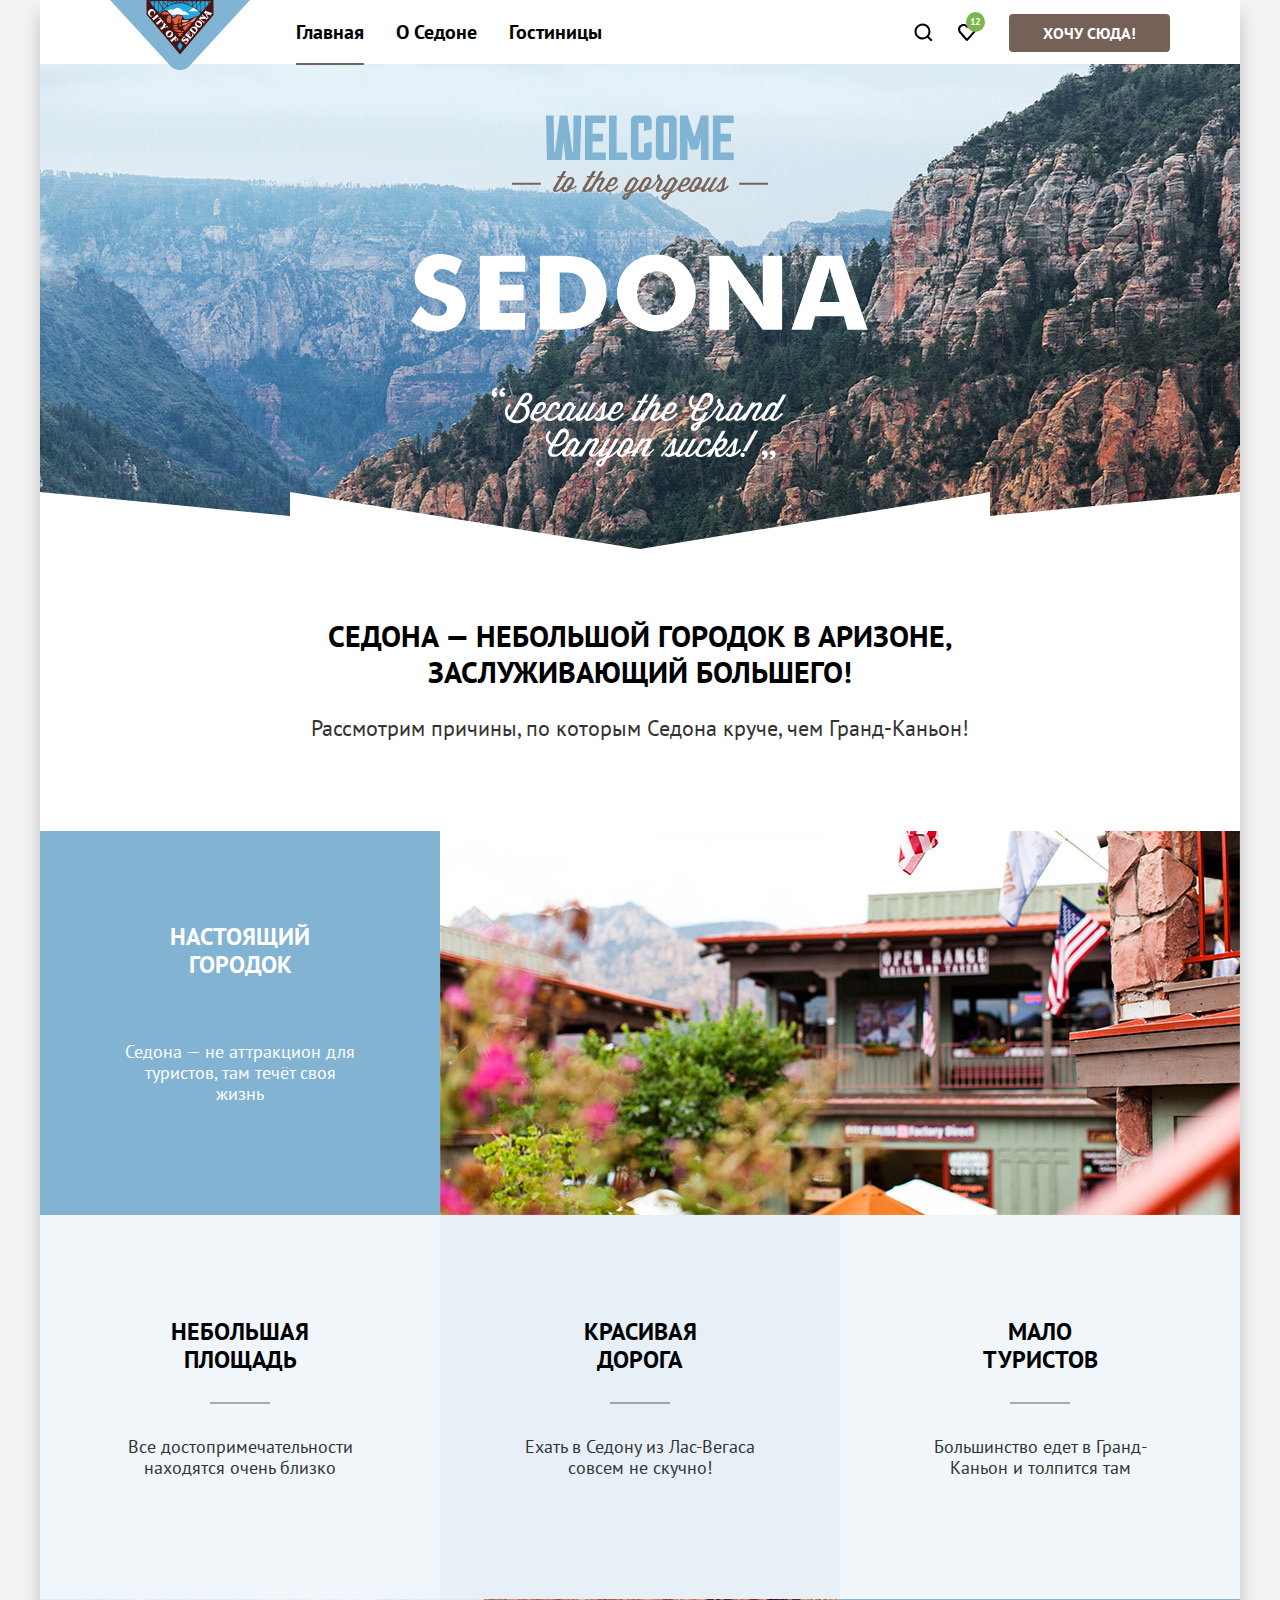
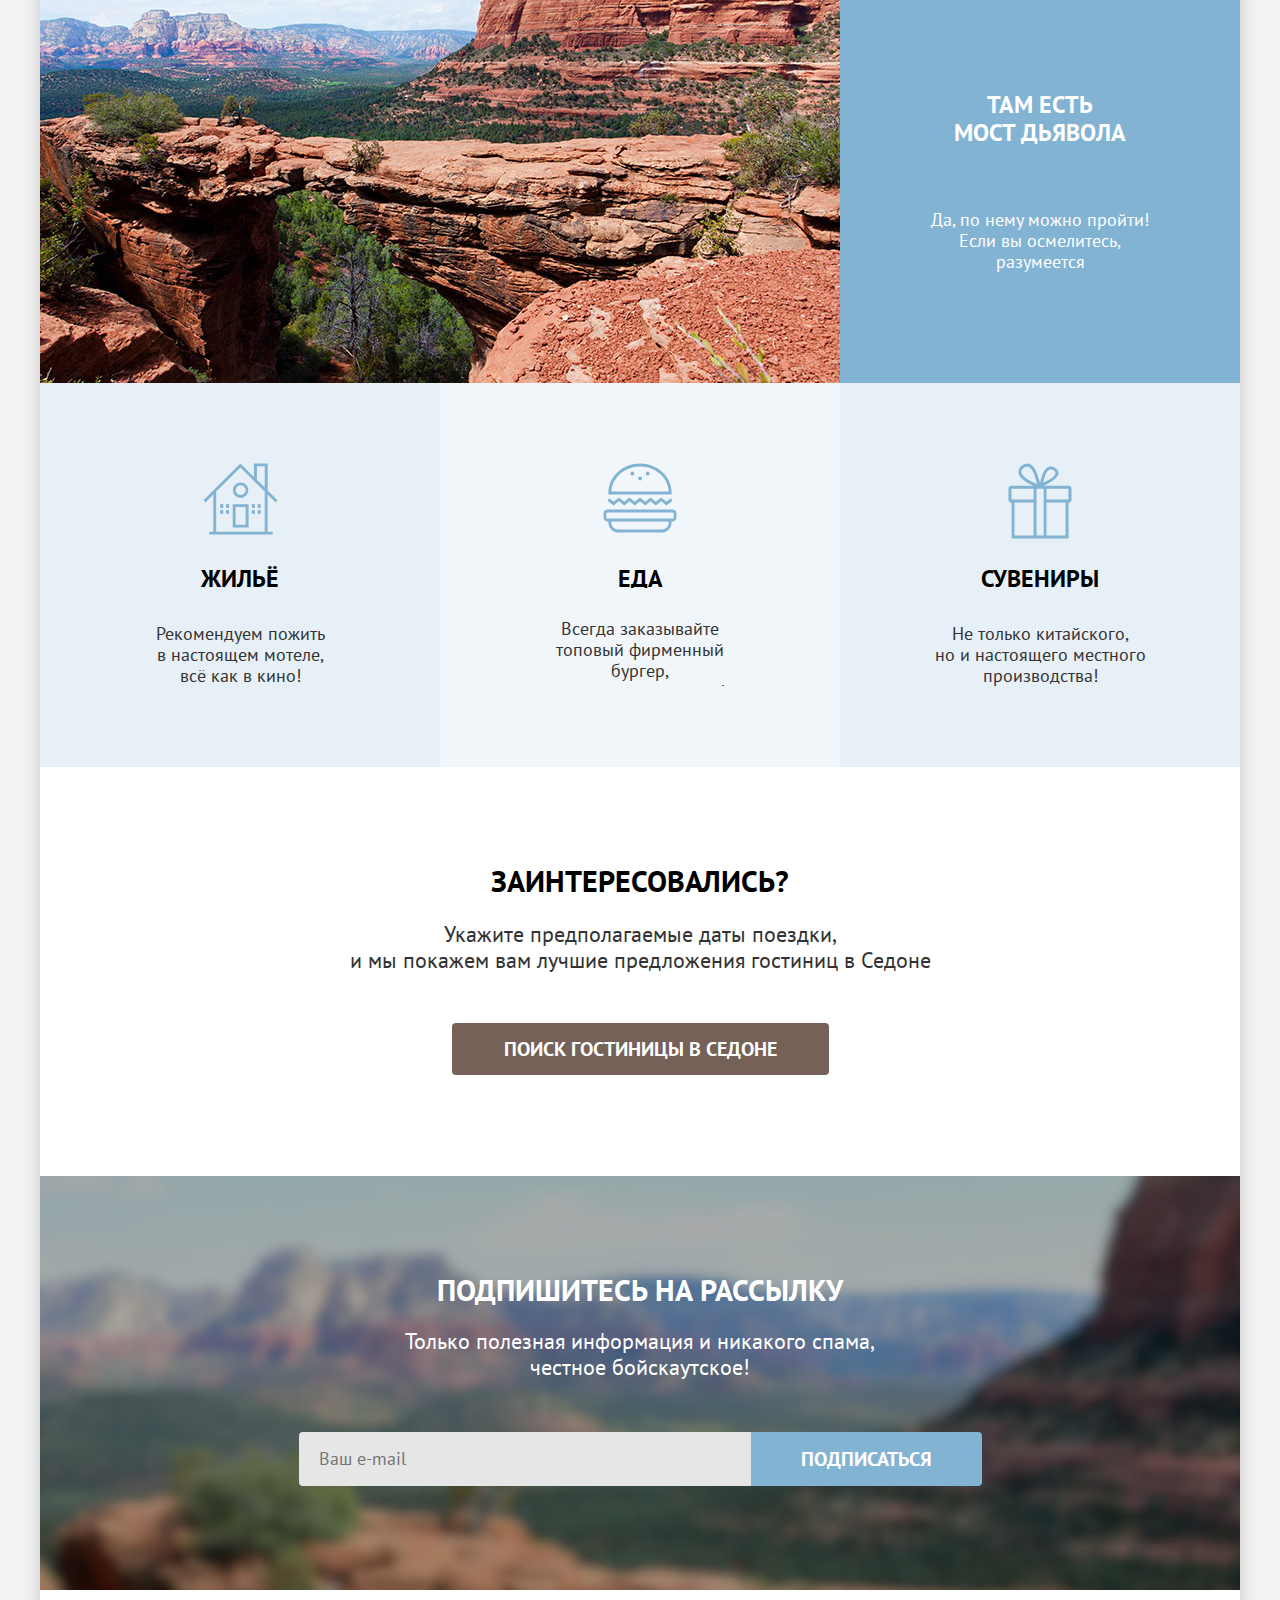
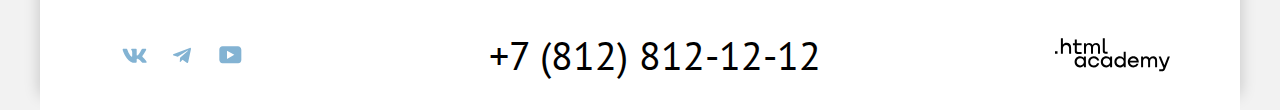
<file: index.html>
<!DOCTYPE html>
<html lang="ru">
  <head>
    <meta charset="utf-8">
    <title>Sedona</title>
    <link rel="icon" href="favicon.ico">
    <link rel="icon" type="image/png" href="images/favicon.png">
    <link rel="stylesheet" href="styles/styles.css">
  </head>
  <body>
    <!-- Шапка -->
    <header class="page-header">
      <nav class="navigation">
        <a href="#" class="navigation-logo">
          <svg class="header-logo" aria-hidden="true" focusable="false" role="img" aria-label="Логотип Седоны" width="140" height="70" viewBox="0 0 140 70" fill="none" xmlns="http://www.w3.org/2000/svg"><g clip-path="url(#a)"><path d="M140 0H0l60.36 65.7c5.28 5.8 14 5.8 19.28 0L140 0Z" fill="#81B3D3"/><path d="M37.23.5 69.8 38.4 102.26.7 37.23.5Z" fill="#23A9E1"/><path d="M61.99 14.7h17.55c-1.32-.8-4.47-4.6-6.1-3.2-.1.1-4.96-5.7-8.1-2.9-2.75 2.5-4.06-.3-7.1 1.6-3.66 2.4 2.02 3.7 3.75 4.5Zm27.08-3.5-9.94.1c3.96-4.5 5.68-4 9.94-.1Z" fill="#fff"/><path d="M99.01 3.6V1.2h2.13l-2.13 2.4ZM49.11 13c.1.1 2.43-2.4 6.18-4.9 3.45-2.3 8.72-4.9 14.6-4.9 5.9 0 11.27 2.7 14.72 5 3.75 2.4 6.09 4.8 6.19 4.9l-2.54 3c-4.56.6-7.81 3.9-12.27 3.2-2.24-.4-2.34-1.6-2.95-2.9-.5-1-1.32-.8-2.33-1.2-.91-.4-1.52-1.1-3.45-.7-1.62.4-1.83 2.9-3.96 2.8-1.11-.1-1.21-1.6-2.84-3.6-4.16-4.9-7.95-4.29-10.59.21L49.1 13ZM40.57 1.2v1.9l-1.62-1.9h1.62Zm54.68 0h3.25v3L95.26 8V1.2ZM91.1 12.6V1.2h3.55v7.4l-3.55 4Zm-.5-10.4v9.9a26.33 26.33 0 0 0-3.66-3l3.65-6.9Zm-4.17-.3v6.8c-.5-.3-.9-.7-1.52-1-.7-.4-1.42-.9-2.23-1.3l3.75-4.5Zm-4.46-.2V6c-1.01-.5-2.13-1-3.14-1.5l3.14-2.8Zm.61-.5h3.75l-3.75 4.6V1.2Zm4.36 0h3.65l-3.65 7.1V1.2Zm-8.93 0h3.96l-3.55 3.1c-.1 0-.2-.1-.3-.1l-.1-3Zm-.5.4V4c-1.02-.4-2.03-.7-3.15-.9l3.15-1.5Zm-4.26 0v1.3L71 2.6l2.24-1Zm-6.9 0 2.23 1c-.81 0-1.52.1-2.23.3V1.6Zm-4.16 0 3.14 1.5c-1.11.2-2.13.5-3.14.9V1.6Zm3.65 1.2L62.5 1.2h3.35v1.6Zm3.55-.4-2.84-1.3h2.84v1.3Zm.71-1.2h2.94L70.1 2.5V1.2Zm3.76 0h3.24l-3.24 1.6V1.2ZM61.28 4.3l-3.56-3.1h3.96v3l-.4.1Zm-3.66-2.6 3.15 2.7c-1.12.4-2.13.9-3.15 1.5V1.7Zm-4.36.2 3.65 4.5a22.9 22.9 0 0 0-3.65 2.4V1.9ZM49 2.2l3.65 7c-1.32 1-2.53 2-3.65 3.2V2.2Zm3.75 6L49.1 1.1h3.65v7.1Zm4.37-2.5-3.76-4.6h3.76v4.6ZM44.33 7.5 41.1 3.7V1.2h3.24v6.3Zm.61-6.3h3.55v11.2l-3.55-4.2v-7ZM36.52 0v14.6L70 54.5 103.48 15V0H36.52Z" fill="#491213"/><path d="M67.36 46 70 41.8l2.64 4.2L70 50.2 67.36 46Z" fill="#23A9E1"/><path d="M75.28 30.6c-3.45-2-2.64-3.5.2-4.9 1.52-.7 4.87-3.4 6.19-2.5l-6.4 7.4Zm-2.34 2.5c-2.03-.1-4.36-.4-6.39.1 1.22.3 4.26 1.2 1.42 1.9 1.02 1.4 2.64 1.3 3.65.1-.4-.2-.7-.5-1.01-.7 1.11-.3 2.13-.9 2.33-1.4Zm1.22-1.6c-.91-.8-1.93-.8-2.74 0-1.22-2.1-5.48-1.4-7.5-1.7 1.1 2.6 9.73 3.1 10.24 1.7Zm-6.9-2.2c-1.62-.5-6.9-.4-3.45-1.8 1.12-.4 6.8.1 3.45 1.8Zm2.03-3c-.5-1.1.4-2.4 1.72-1.4 1.22.8-.6 2-1.72 1.4Zm-2.94.1c-2.34.7-5.38-.8-1.63-1.5 2.34-.5 4.77.5 1.63 1.5.1 0-.1 0 0 0Zm-2.64-6.2c-.5 1.6-1.52 1.9-1.42 0 .1-2.3 1.62-1.7 3.25-2.6 1.31-.7 2.03-3.4 4.36-1.8 1.01.7 2.23.1 2.53 1.2 0-.1-2.94 6.7-1.31 6.7-3.25 0-1.83-3.8-.61-6.4-1.22.6-3.15 4.3-1.52 5-.82 1.1-3.45 2.6-4.77 1.5-1.12-1-.51-2.3-.51-3.6ZM59.65 23c-5.68 0-1.82-8.6.1-8.1 2.24.7 1.93 8.2-.1 8.1Zm-6.29-8.2c-2.64-.1-1.52-2.6.3-3.1 1.73-.5 5.28 1.1 6.5 2.2-1.83.6-4.16.5-6.19.6-.2-2-.7-1.3-.6.3Z" fill="#DC6243"/><path d="M72.84 25.8c-2.94-3 4.36-2.7 5.58-3.8.81.3 7.1-5.4 8.62-5-1.11 1.3-3.45 5.3-5.07 5.3-1.32 0-2.64-.2-3.65.7-1.52 1.4-3.96 2.1-5.48 2.8Z" fill="#F49774"/><path d="M73.75 22.2c-1.62.9-3.14-2.5-.3-2.2 1.83.2 3.75-.2 5.48.1a5.99 5.99 0 0 1-5.18 2.1Z" fill="#F4B1A4"/><path d="M51.84 20.9c.3.4.6.8.5 1.4 0 .4-.6 1-.2 1.2l1.53-1.8c-.4-.1-3.55-3.8-3.55-4.2l-2.13 1.1c.1.4.8 0 1.21 0 .51 0 .92.4 1.32.7-1.11.9-3.85 3.3-4.16 3.3-.1 0-.7-.4-.7 0 0 .2.6.7.7.8l1.42 1.7c.4-.2-.1-.5.1-.8.1-.2 3.25-2.7 3.96-3.4Zm-3.45-4.5c.3-.1.4.3.61 0l-1.62-1.9c-.2-.3-.51-.6-.51 0 .1.4-4.06 3.7-4.26 3.8-.3.1-.5-.3-.71.1l1.42 1.7c.2.2.3.4.5.6.2.2.1-.4.1-.4-.1-.3.31-.6.62-.8 1.01-1 3.55-3.1 3.85-3.1Zm-5.78-.6c-1.12.3-2.44-.1-2.74-1.3-.4-1.2.4-2.4 1.32-3.1.91-.7 2.33-.6 2.84.5.2.5.1 1.1-.1 1.6-.1.3-.4.6 0 .8.6-.7 1.11-1.4 1.72-2.1-.7-.4-1.01-1.1-1.52-1.7-.6-.7-1.32-1.4-2.33-1.5-1.93-.3-3.65 1.7-3.86 3.4-.1.9.2 1.8.81 2.6.51.6 1.22 1.1 1.63 1.8.2.1 1.82-.7 2.13-.8.2 0 .1-.1.1-.2-.5.2 0 0 0 0Zm25.87 23.6c-.71-.5-2.64-3-3.05-3.5l-.2-.3-.2.1c-.1.1.1.4 0 .6-.5.8-3.75 3.2-3.96 3.4-.4.2-.8-.1-1.01.2.5.6 1.82 2.3 2.03 2.3.3 0 .1-.5.1-.6.1-.2 1.72-1.6 2.33-2.1.2-.2.4.3.61.5.2.3.3.7.2 1-.1.2-.5.6-.2.8.4-.5 1.52-1.8 1.73-2 .2-.2-.41 0-.3-.1-.21.1-.52.2-.72 0-.1 0-.71-.7-.6-.8.3-.2.6-.6 1-.7.62-.1 1.02 1 1.12 1.4.1.4.1.8-.1 1.1-.1.3-.3.5 0 .6l1.42-1.9c0 .1-.1.1-.2 0-.1 0 .1.1 0 0Zm-9.34-8.9c-.7 0-1.42.3-2.02.8a3.52 3.52 0 0 0-.51 4.8c1.32 1.7 3.45 1.9 5.17.7a3.52 3.52 0 0 0 .51-4.8 4.1 4.1 0 0 0-3.14-1.5Zm1.22 1.4c.92-.1 1.52.8 1.12 1.8-.4 1-1.42 2-2.44 2.4-1.21.5-2.03-.5-1.52-1.7.4-1 1.42-2 2.44-2.4.1 0 .2-.1.4-.1Zm-2.84-4.6c.3 0 .61.4.81 0l-1.42-1.7c-.4.2 0 .4-.1.6-.2.3-1.72.5-2.13.6.1-.4.61-1.7.81-1.8.4-.3.61.3.81-.1l-1.82-2.1c-.2-.2-.4-.7-.61-.4 0 0 0 1-.1 1.1-.1.2-.61 2.4-1.22 2.9-.3.3-1.52 1.3-1.83 1.4-.3.1-.5-.4-.8 0l1.62 1.9c.1.1.4.6.5.6.3.1 0-.6.1-.7.1-.3 1.63-1.8 2.34-1.9.91-.2 2.03-.5 3.04-.4.2 0-.2 0 0 0ZM82.07 34c.1.4.2.9.1 1.3-.1.6-.6 1.9-1.42 1.5-.8-.4-1.42-1.1-2.13-1.7.51-.6 1.02-1.1 1.93-.8.2.1.4 0 .2-.2-.3-.2-2.03-1.3-2.13-1.2-.2.2.3.6.1 1-.1.3-.4.5-.6.8-.51-.4-1.22-.8-.71-1.5.4-.4.8-.8 1.42-.9.4-.1 1.21.3 1.31-.1-.7-.3-1.42-.7-2.13-1 .1.5-2.23 2.9-2.73 3.5-.1.1-.41.4-.41.5 0 .3.4.1.4.1.31-.1 4.47 3.3 4.57 3.6.1.2-.1.4 0 .5 0 0 .1.1.2.1.3-.3 2.95-3.9 3.55-4l-1.52-2.4c-.4.2-.1.7 0 .9Zm-4.06 4.4c-1.31-.9-3.65.8-4.05 1-.71.3-1.22-.4-.81-1 .3-.5.9-.8 1.52-.8.2 0 .91.1.91 0 .1-.1.1-.1 0-.2-.6-.4-1.12-.8-1.72-1.1-.1.7-.92 1.1-1.32 1.6-.51.6-1.02 1.3-1.02 2s.4 1.4 1.12 1.7c.7.4 1.52.1 2.23-.3.4-.3.81-.6 1.22-.8.6-.3 1.52 0 1.32.8-.2.7-.92 1.3-1.63 1.5-.4.1-.8.1-1.21-.1-.3-.1-.61-.5-.82-.1l2.34 1.6c.1-.5.3-.7.7-1 .51-.4.92-.9 1.33-1.4.8-.9 1.11-2.5-.1-3.4Zm17.86-28.1c0 .1 0 .1 0 0l-.91 1-.81 1c-.2.2-.3.3 0 .5.5-.3 3.55 4.8 3.34 5.5-.5.2-4.56-3.3-4.66-3.5 0-.1.2-.7-.1-.6-.1 0-.51.6-.61.7l-.61.7c.2.3.3 0 .6 0 .2.1 1.22.9 1.53 1.1-.51 0-1.73.1-1.93.1-.6.1-.3-.4-.71-.6L89.48 18l-.91 1v.1c.2.2.1.1.4 0 .3-.1 4.36 3.2 4.46 3.4.2.3-.1.6.3.8l1.23-1.4c.1-.1.1-.1 0-.1-.3-.2-.3.1-.71.1-.3-.1-2.95-2.2-3.86-3l5.38-.2c.2 0 .7.6.7.8-.1.2-.3.4 0 .5.31-.4.62-.7.92-1.1l.1-.2c.1 0 .1-.1.1-.2l.1-.1c.31-.3 1.22-1.3 1.12-1.4-.3-.3-.4.3-.81 0-.2-.2-.81-1.2-.91-1.4-.2-.3.4-.6.6-.7.51-.3 2.14-.8 2.34.2 0 .2-.2.4-.1.5 0 0 .1.2.2.1l2.13-2.6-.2-.2c-.5.5-5.58-1.5-5.89-1.8-.1-.2-.1-.8-.3-.8Zm-.2 2.6c.8.3 1.52.6 2.33 1l-.6.3c-.21.1-.41.3-.62.5l-1.11-1.8Zm-6.7 7.7a3.7 3.7 0 0 0-3.04 1.3c-1.22 1.5-1.12 3.7.4 4.9 1.53 1.2 3.76.9 4.97-.5 1.22-1.5 1.12-3.7-.4-4.9-.5-.4-1.22-.7-1.93-.8Zm-1.42 1.6c.6 0 1.32.4 1.73.7.8.5 2.23 1.7 1.52 2.7 0-.1.1-.1-.1.1-.82.8-2.24.1-2.95-.5-.7-.5-2.03-1.7-1.21-2.7.3-.2.6-.3 1.01-.3Zm-3.14 4.3a4 4 0 0 0-3.35 1.6c-.61.8-1.32 1.5-1.93 2.3.2.3.5-.1.81.1.3.2 4.16 3.3 4.16 3.5.1.3-.2.4.1.6.1.1 2.94-3.4 3.25-4 .4-1.1.1-2.4-.81-3.2.1.1.2.1 0 0-.81-.6-1.52-.9-2.23-.9Zm-1.12 1.6h.3c1.42.4 3.45 2.1 2.13 3.6l-.4.4c-.2.2-4.26-3-4.06-3.2.4-.5 1.32-.9 2.03-.8Z" fill="#fff"/></g><defs><clipPath id="a"><path fill="#fff" d="M0 0h140v70H0z"/></clipPath></defs></svg>
        </a>
          <ul class="navigation-list">
          <li class="navigation-item">
            <a href="#" class="navigation-link navigation-link-current">Главная</a>
          </li>
          <li class="navigation-item">
            <a href="#about-the-city" class="navigation-link">О Седоне</a>
          </li>
          <li class="navigation-item">
            <a href="catalog.html" class="navigation-link">Гостиницы</a>
          </li>
        </ul>
        <ul class="navigation-list navigation-user">
          <li class="navigation-item">
            <a href="#" class="navigation-link">
              <svg class="navigation-icon" aria-hidden="true" focusable="false" width="19" height="19" viewBox="0 0 19 19" fill="none" xmlns="http://www.w3.org/2000/svg"><path d="m18.5 17-3.7-3.67c1-1.3 1.7-2.98 1.7-4.87A8 8 0 0 0 8.5.5C4.1.5.5 4.18.5 8.56a8 8 0 0 0 12.9 6.26l3.7 3.68 1.4-1.5Zm-10-2.48a6 6 0 0 1-6-5.96 6 6 0 0 1 12 0 6 6 0 0 1-6 5.96Z" fill="#000"/></svg>
              <span class="visually-hidden">Поиск</span>
            </a>
          </li>
          <li class="navigation-item">
            <a href="#" class="navigation-link navigation-link-like">
              <svg class="navigation-icon" aria-hidden="true" focusable="false" width="18" height="17" viewBox="0 0 18 17" fill="none" xmlns="http://www.w3.org/2000/svg"><path d="M8.9 17c-.3 0-.6-.1-.8-.4-5.4-6.1-6.7-7.5-7-7.9C.4 7.8 0 6.6 0 5.4 0 2.4 2.4 0 5.5 0 6.8 0 8 .5 9 1.3 10 .5 11.3 0 12.5 0c3 0 5.5 2.4 5.5 5.4 0 1.3-.5 2.5-1.3 3.4l-7 7.9c-.2.2-.4.3-.8.3Zm-6-9.5c.3.4 3.5 4 6.1 6.9l6.2-7c.5-.5.7-1.2.7-2 0-1.8-1.5-3.3-3.3-3.3-1 0-2 .5-2.7 1.3-.3.3-.6.4-.9.4-.3 0-.6-.2-.8-.4-.7-.8-1.7-1.3-2.7-1.3-1.8 0-3.3 1.5-3.3 3.3-.1.9.3 1.6.7 2.1-.1 0-.1 0 0 0Z" fill="#000"/></svg>
              <span class="visually-hidden">Избранное</span>
            </a>
          </li>
          <li class="navigation-item">
            <a href="#" class="button navigation-button">Хочу сюда!</a>
          </li>
        </ul>
      </nav>
    </header>

    <main class="main-container">
      <div class="page-container">
        <h1 class="visually-hidden">Седона — небольшой городок в Аризоне</h1>
        <div class="hero-block">
          <svg class="welcome" aria-hidden="true" focusable="false" role="img" aria-label="Добро пожаловать в Седону." width="458" height="352" viewBox="0 0 458 352"  fill="none" xmlns="http://www.w3.org/2000/svg"><path d="m152.3 56.1-2.8 4.9h-2.7l-.9 1.4h2.8l-6.1 10.4c-1.3 2.2-.4 4.2 2.1 4.2 1.8 0 3.7-1.3 5.6-3.1 0 3.8 5.3 4.5 8.6.5h.7c1.8 0 4.6-1.1 6.2-2.9-.2-.4-.7-.9-1.1-1l-.2.2c-1.4 1.5-3 2.2-4.6 2.2l2.8-4.8c1.8-3.1.1-6.1-2.7-6.1-2.3 0-4.1.9-5.9 3.9l-1.5 2.6-1.2 2.1-.2.2c-2.2 2.5-4.3 4.5-5.6 4.5-.7 0-1-.5-.3-1.6l6.5-11.2h2.5l.7-1.5h-2.5l2.8-4.9h-3Zm7.5 7.8c1 .1 1.4 1.3.4 3l-2.2 3.7h-.1c-1 0-1.8.8-1.8 1.8 0 .4.1.7.3 1v.1c-1.4 2.4-4.9 2-3.1-1.1l2.3-3.9 1.5-2.4c.9-1.6 2-2.2 2.7-2.2Zm22-7.8L179 61h-2.7l-.9 1.4h2.8L172 72.8c-1.3 2.2-.4 4.2 2.1 4.2 1.2 0 2.5-.6 3.9-1.6l-.8 1.3h3l4.6-7.9c4.6-5.8 6.7-5 5.4-2.8l-3.9 6.7c-1.3 2.2-.4 4.2 2.1 4.2 1.8 0 3.8-1.4 5.7-3.2.1 1.9 1.7 3.2 4.1 3.2 3.4 0 6.8-2.6 9.3-5.5-.2-.4-.7-.9-1.1-1l-.2.2c-2.2 2.5-5 4.5-7.1 4.5-1.9 0-3-1.1-1.6-3.6l.3-.5c1.9.8 5.6.4 7.9-3.4l.4-.7c1.6-2.8.1-4.8-2.4-4.8-2.4 0-4.4 1.3-5.7 3.4l-2.9 5-.2.2c-2.2 2.5-4.3 4.5-5.6 4.5-.7 0-1-.5-.4-1.6l4.4-7.5c1.3-2.3.1-3.9-1.6-3.9-1.3 0-2.7.7-4.2 2.3l4.8-8.3h-3l-8.4 14.4-.2.2c-2.2 2.5-4.3 4.5-5.6 4.5-.7 0-1-.5-.3-1.6l6.5-11.2h2.5l.9-1.4h-2.5l2.8-4.9-3.2-.1Zm21.3 8.2c1-.1 1.5.9.5 2.6l-.4.7c-1.4 2.4-3.4 2.4-4.5 2l1.9-3.4c.7-1.2 1.7-1.8 2.5-1.9Zm44.3-5.4c-1.7 1.5-1.9 3.2-.8 4.6l.3.3c-1.3 1.9-3.1 4.4-5.1 6.7l-.2.2c-1.4 1.5-3 2.2-4.6 2.2l2.8-4.8c1.8-3.1.1-6.1-2.7-6.1-2.3 0-4.1.9-5.9 3.9l-1.5 2.6-1.2 2.1-.2.2c-2.5 2.8-4.6 4.7-7 5.7l6.8-11.4h-1.8c0-1.2-1.3-2.9-3.2-2.9-1.6 0-3.9 1.3-5.2 3.4l-4.2 7.2c-1.3 2.2-.4 4.2 2.1 4.2.8 0 1.9-.4 2.9-1l-.8 1.4c-4.1 1.2-6.6 2.9-6.6 5.1 0 2.9 4.4 3.5 6.6-.2l2.3-3.9c2.4-.7 4.8-2.1 7.2-4.5 0 3.8 5.3 4.6 8.6.5h.7c1.8 0 4.6-1.1 6.2-2.9 1.4-1.7 2.6-3.2 5-6.4l.4.5c.4.5.5 1.1.2 1.7l-3.2 5.5c-1.3 2.2-.4 4.2 2.1 4.2 1.5 0 3.2-1 4.8-2.4-.1 1.4.9 2.4 2.6 2.4.8 0 1.9-.4 2.9-1l-.8 1.4c-4.1 1.2-6.6 2.9-6.6 5.1 0 2.9 4.4 3.5 6.6-.2l2.3-3.9c2.5-.8 4.9-2.2 7.4-4.6.1 1.9 1.7 3.2 4.1 3.2 2.5 0 4.9-1.4 7-3.2-.1 3.9 5.3 4.7 8.6.6h.7c.9 0 2.2-.3 3.4-.9-.8 2.1-.1 3.5 1.7 3.5 1.7 0 3.5-1.5 5-2.9-.3 1.6.7 2.9 2.6 2.9 2.5 0 5.4-2.6 7.9-5.5 1.7-2 3.2-4 4.3-5.4-1.2 3.1-.6 8.7-3.4 8.7-1 0-1.4-1.1-1.4-1.1l-1.9 1s.6 2.4 3.3 2.4c.3 0 .6 0 .8-.1h.1c3.1-.4 6.1-2.8 8.4-5.4-.2-.5-.7-.9-1.1-1l-.2.2c-1.1 1.2-2.3 2.3-3.6 3.2 1-2.8.8-7.2 2.6-11l-2.3-1.2c-1.2 1.7-4 5.6-6.7 8.7l-.2.2c-2.2 2.5-4.3 4.5-5.6 4.5-.7 0-1-.5-.3-1.6l6.4-11.2h-3l-5.4 9.3c-2.3 2.1-4.1 3.2-4.6 3-.8-.3 0-1.4.4-2.1l5.9-10.2h-3l-4.7 8.1-.2.2c-1.4 1.5-3 2.2-4.6 2.2l2.8-4.8c1.8-3.1.1-6.1-2.7-6.1-2.3 0-4.1.9-5.9 3.9l-1.5 2.6-1.2 2.1-.2.2c-2.2 2.5-5 4.5-7.1 4.5-1.9 0-3-1.1-1.6-3.6l.3-.5c1.9.8 5.6.4 7.9-3.4l.4-.7c1.6-2.8.1-4.8-2.4-4.8-2.4 0-4.4 1.3-5.7 3.4l-2.9 5-.2.2c-2.5 2.8-4.6 4.7-7 5.7l6.8-11.4h-1.8c0-1.2-1.3-2.9-3.2-2.9-1.6 0-3.9 1.3-5.2 3.4l-2.9 4.9-.2.2c-2.2 2.5-4.3 4.5-5.6 4.5-.7 0-1-.5-.3-1.6l3-5.2c1-1.8.6-2.9-.4-4l-1.7-2c-.4-.5-.4-1.1.2-1.7l-1.9-1.9Zm-10.3 5c1 .1 1.5 1.3.4 3l-2.2 3.7h-.1c-1 0-1.8.8-1.8 1.8 0 .4.1.7.3 1v.1c-1.4 2.4-4.9 2-3.1-1.1l2.3-3.9 1.5-2.4c.9-1.6 1.9-2.2 2.7-2.2Zm50.2 0c1 .1 1.5 1.3.4 3l-2.2 3.7h-.1c-1 0-1.8.8-1.8 1.8 0 .4.1.7.3 1v.1c-1.4 2.4-4.9 2-3.1-1.1l2.3-3.9 1.5-2.4c.8-1.6 1.9-2.2 2.7-2.2Zm-11.7.4c1-.1 1.5.9.5 2.6l-.4.7c-1.5 2.4-3.4 2.4-4.5 2l1.9-3.4c.7-1.2 1.7-1.8 2.5-1.9Zm-52.4.2c1 0 1.7.9.8 2.4l-2.3 4c-1.8 2.9-3.7 4.3-4.9 4.3-.7 0-1-.5-.3-1.6l4.2-7.3c.7-1.2 1.7-1.8 2.5-1.8Zm38.9 0c1 0 1.7.9.8 2.4l-2.3 4c-1.8 2.9-3.7 4.3-4.9 4.3-.7 0-1-.5-.3-1.6l4.2-7.3c.7-1.2 1.7-1.8 2.5-1.8Zm-45.3 14.9-1.4 2.4c-.6 1.1-1.7.9-1.7.1 0-.7.8-1.6 3.1-2.5Zm38.9 0-1.4 2.4c-.6 1.1-1.7.9-1.7.1.1-.7.8-1.6 3.1-2.5ZM101 67.8h28.9v1.9H101v-1.9Zm227.1 0H357v1.9h-28.9v-1.9Z" fill="#766458"/><path d="M322.7 37.4v7.7h-20.8V.4h20.8V8h-13.2v10.8H320v7.7h-10.5v10.9h13.2ZM289.9.4h7.6v44.7h-7.6v-22l-3 11.4h-7.4l-3-11.4v22h-7.6V.4h7.6l6.8 21.6L289.9.4ZM258 8h-5.5v29.3h5.5V8Zm3-7.6c2.5 0 4.7 2.1 4.7 4.7v35.3c0 2.6-2.2 4.7-4.7 4.7h-11.4c-2.6 0-4.7-2.2-4.7-4.7V5.1c0-2.6 2.1-4.7 4.7-4.7H261Zm-28 28.2 7.7-1.8v13.6c0 2.6-2.2 4.7-4.7 4.7h-11.4c-2.6 0-4.7-2.2-4.7-4.7V5.1c0-2.6 2.1-4.7 4.7-4.7H236c2.5 0 4.7 2.1 4.7 4.7v9.1L233 16V8h-5.5v29.3h5.5v-8.7Zm-16.8 8.8v7.7H198V.4h7.6v37h10.6Zm-21.4 0v7.7H174V.4h20.8V8h-13.2v10.8h10.5v7.7h-10.5v10.9h13.2ZM162.6.4h7.7L169 45.1h-14.5l-2-18.5-2 18.5H136L135 .4h7.6l.6 37h.8l4.8-37h7.6l4.9 37h.8l.5-37Z" fill="#81B3D3"/><path d="m380.4 214.7 25.4-74H431l25.7 74h-20.2l-3.7-13.4h-28.6l-3.8 13.4h-20Zm35.7-52.1-7.5 24.5h20.1l-7.5-24.5-1.2-3.6c-.3-1.3-.6-2.5-.8-3.8-.2-.5-.3-.9-.3-1.3-.1-.5-.2-.9-.2-1.3-.1.4-.2.8-.3 1.3-.1.4-.2.8-.2 1.3-.1.2-.1.3-.1.5 0 .1 0 .2-.1.3-.2 1.1-.5 2.3-.8 3.4-.5 1-.8 2.1-1.1 3.2Zm-117.7 52.1v-74h19.5l27.9 38c.7 1.1 1.4 2.3 2 3.5.7 1.2 1.4 2.4 2 3.6l1.4 3c.5 1 .9 2 1.4 2.9l-.3-2.4c-.1-.8-.2-1.6-.2-2.4-.2-1.6-.3-3.2-.3-4.8-.1-1.7-.1-3.3-.1-5v-36.3h19.4v74h-19.4l-28.1-38.2c-.8-.9-1.5-2-2.2-3.3-.7-1.3-1.4-2.7-2-4.1-.4-1-.9-1.9-1.4-2.9-.4-.9-.7-1.9-1.2-2.8a93.41 93.41 0 0 1 1.2 14.7v36.5h-19.6Zm-88-54.9c3.6-6.6 8.5-11.6 14.9-15.1a40.8 40.8 0 0 1 22.7-5.1c1 .1 2 .2 2.9.2 2.9.4 5.7 1.1 8.5 2.1a36.1 36.1 0 0 1 20.9 18.2c3 5.9 4.5 12 4.5 18.5 0 .8 0 1.6-.1 2.4 0 .8-.1 1.5-.2 2.3-.2 1.7-.5 3.3-.9 4.9-.4 1.6-.9 3.1-1.5 4.6-3.3 7.5-8.3 13.4-15.2 17.5-6.9 4.1-14.1 6.2-21.7 6.2-.5 0-1.1 0-1.6-.1h-1.5c-2.7-.2-5.3-.7-7.9-1.4-2.6-.7-5.1-1.7-7.4-2.9a37.5 37.5 0 0 1-15.3-14.5c-3.7-6.3-5.6-12.9-5.6-19.7 0-1 0-2 .1-3s.2-2.1.5-3.1c.4-2 .9-4.1 1.6-6 .4-2.2 1.3-4.1 2.3-6Zm52.8 26.6.6-2.4c.2-.9.4-1.7.5-2.6.1-.5.1-1.1.1-1.6.1-.5.1-1 .1-1.5s0-.9-.1-1.4v-1.4c-.4-3.3-1.4-6.5-3-9.6-1.6-3.1-3.9-5.5-6.7-7.2-.8-.4-1.5-.7-2.3-1-.8-.3-1.5-.6-2.3-.8-.8-.2-1.5-.3-2.3-.3-.8-.2-1.5-.2-2.3-.2-3.9 0-7.6 1.2-10.9 3.7-3.3 2.5-5.7 5.8-7 9.9l-.2.5v.5l-.6 2.2c-.2.7-.3 1.4-.5 2.2l-.2 1.6v2.4c0 .2 0 .5.1.8.2 4.1 1.5 8 3.7 11.7 2.3 3.6 5.5 6 9.5 7.2l1.4.5c.5.1 1 .2 1.5.2l1.4.2h1.4c4.1 0 7.8-1.2 11-3.6 3.3-2.6 5.7-5.9 7.1-10Zm-82.1 21.4a32.6 32.6 0 0 1-11.8 5.1c-4.2.9-8.6 1.5-12.9 1.7-1.2.1-2.5.1-3.7.1h-23.8v-74H154a71.43 71.43 0 0 1 15.9 1.8c4.1.9 7.9 2.7 11.3 5.1 4.3 3 7.7 7 10.1 12 2.4 5 3.8 10.1 4.1 15.3.1.5.1.9.1 1.4v2.9c-.2 5.5-1.5 10.8-3.9 15.9s-6 9.4-10.5 12.7Zm-32.4-9.7c.2 0 .5 0 .7.1h.8c.3 0 .6 0 .8.1h3.1c.9-.1 1.7-.2 2.4-.2 2-.2 4-.5 5.9-1 1.9-.5 3.7-1.4 5.2-2.4 2.5-1.8 4.3-4.2 5.5-7.2 1.2-3.1 1.9-6.3 1.9-9.6v-.9c0-.3 0-.6-.1-.9-.2-2.9-.9-5.8-2.1-8.5-1.2-2.8-2.9-5-5.1-6.6-1.6-1.3-3.5-2.2-5.5-2.7s-4-.7-6-.8h-7.5v40.6Zm-79.9 16.6v-74h45.4v16.1H88.6v13h24v15.8h-24v12.5h25.5v16.6H68.8ZM9.4 190.9c.1.1.1.2.1.2.1 0 .2 0 .2.1 2.1 2.3 4.5 4.5 7.1 6.5 2.6 1.9 5.7 3 9.1 3.1.1 0 .2 0 .2.1h.3c.1 0 .2 0 .2.1h1.3c.4-.1.7-.2 1-.2 1.2-.2 2.4-.7 3.5-1.4 1.2-.7 2.1-1.5 2.7-2.6l.2-.5.2-.5c.2-.5.3-1 .3-1.5.1-.5.1-.9.1-1.3 0-2.1-.9-3.8-2.8-5.2-1.7-1.4-3.7-2.6-5.8-3.4-.8-.3-1.6-.5-2.4-.7l-2.2-.6h-.2c-.1-.1-.2-.1-.2-.1-3.8-.9-7.4-2.4-10.7-4.4-3.3-2.1-5.6-5.1-6.9-8.9-.2-.8-.5-1.6-.7-2.4-.2-.9-.3-1.8-.3-2.7v-3.4c.1-.6.2-1.2.3-1.9.2-1.6.6-3.1 1.2-4.6.5-1.5 1.2-2.9 2.1-4.2 2.5-4.1 5.7-7 9.5-8.8 3.9-1.8 8.1-2.7 12.3-2.7 1 0 2 .1 3 .2l3.3.3c2.8.5 5.6 1.3 8.2 2.3 2.8 1.1 5.3 2.4 7.7 3.8l-6.4 14.3a55.9 55.9 0 0 0-6.6-4.1 15.9 15.9 0 0 0-7.5-1.7h-.9c-1.8.2-3.4 1-5 2.4-1.5 1.3-2.3 2.7-2.3 4.3v.7c.1.2.2.5.3.7.2.5.4 1 .8 1.5s.8.9 1.3 1.3c.9.7 2.1 1.4 3.7 2 1.6.5 3.3 1.1 5.1 1.6 1.5.4 2.9.8 4.3 1.2 1.4.3 2.6.6 3.5.9 4.3 1.5 7.6 4.1 9.8 7.8 2.2 3.6 3.3 7.4 3.4 11.4v.6c0 .5 0 .9-.1 1.4v1.3c-.5 4-1.8 7.9-3.9 11.5-2.1 3.6-4.9 6.4-8.5 8.4-1.3.6-2.7 1.2-4.1 1.6-1.4.4-2.8.7-4.2 1-1.1.2-2.3.4-3.5.5-1.1.2-2.2.2-3.4.2h-1.4c-4.6-.2-9.2-1.2-13.7-3-4.5-1.9-8.5-4.5-12-7.7l9.4-14.8ZM351 338c0-.3.1-.6.2-.9.1-.3.3-.6.5-.8.2-.2.5-.4.8-.6.3-.1.7-.2 1.1-.2.5 0 .9.1 1.3.3.4.2.8.4 1.1.7.2.3.4.6.6 1 .1.4.2.8.2 1.3 0 .9-.2 1.6-.5 2.4-.3.7-.7 1.4-1.3 1.9-.3.3-.5.5-.8.7-.3.2-.6.4-.9.5-.3.1-.5.3-.7.4-.1.1-.2.1-.4.2l-1.4-2c.2-.1.5-.2.8-.4.3-.1.6-.3.9-.5.3-.2.5-.5.7-.8.2-.3.3-.6.3-1-.6 0-1.2-.2-1.7-.6-.6-.3-.8-.8-.8-1.6Zm7.8 0c0-.3.1-.6.2-.9.1-.3.3-.6.5-.8.2-.2.5-.4.8-.6.3-.1.7-.2 1.1-.2.5 0 .9.1 1.3.3.4.2.8.4 1.1.7.2.3.4.6.6 1 .1.4.2.8.2 1.3 0 .8-.1 1.6-.5 2.4-.3.7-.7 1.4-1.3 1.9-.3.3-.5.5-.8.7-.3.2-.6.4-.9.5-.3.1-.5.3-.7.4-.1.1-.2.1-.4.2l-1.3-2c.2-.1.5-.2.8-.4.3-.1.6-.3.9-.5.3-.2.5-.5.7-.8.2-.3.3-.6.3-1-.6 0-1.2-.2-1.7-.6-.7-.3-.9-.8-.9-1.6ZM94.2 279.3c0 .3-.1.6-.2.9-.1.3-.3.6-.5.8a2.73 2.73 0 0 1-3.2.5c-.4-.2-.8-.4-1.1-.7-.3-.3-.5-.7-.6-1-.1-.4-.2-.8-.2-1.3 0-.9.2-1.6.5-2.4.3-.7.7-1.4 1.3-1.9a5 5 0 0 1 1.7-1.2c.3-.1.5-.3.7-.4.2-.1.3-.1.4-.2l1.3 2c-.3.1-.6.2-.8.4-.3.1-.6.3-.9.5-.3.2-.5.5-.7.8-.2.3-.3.6-.3 1 .7 0 1.2.2 1.7.6.7.4.9.9.9 1.6Zm-7.8 0c0 .6-.2 1.2-.7 1.7-.2.2-.5.4-.8.6a3.08 3.08 0 0 1-2.4-.1c-.4-.2-.8-.4-1.1-.7-.3-.3-.5-.7-.6-1-.1-.4-.2-.8-.2-1.3 0-.9.2-1.6.5-2.4.3-.7.7-1.4 1.3-1.9.2-.2.5-.5.8-.7.3-.2.6-.4.9-.5.3-.1.5-.3.7-.4.2-.1.3-.1.4-.2l1.3 2c-.2.1-.5.2-.8.4-.3.1-.6.3-.9.5-.3.2-.5.5-.7.8-.2.3-.3.6-.3 1 .7 0 1.2.2 1.7.6.6.4.9.9.9 1.6Zm245.3 56.9h3.8l11.8-20.6h-3.8l-11.8 20.6Zm-.1 1.5c-1.2 0-2.2 1-2.2 2.2 0 1.2.9 2.2 2.2 2.2 1.2 0 2.2-.9 2.2-2.2 0-1.3-1-2.2-2.2-2.2Zm-26.4-5.5 1.1-1.9c4.4-6.1 7.3-4.4 6-2.1l-1.8 3.1c-1.1 1.9-4.5 3.3-5.3.9Zm25.1 2.9c-.2-.6-.9-1.2-1.4-1.3l-.3.3c-1.3 1.6-2.9 2.9-4.5 4.1 1.2-3.6.9-9.1 3.3-14l-2.8-1.5c-1.6 2.1-5 7.1-8.4 11.1l-.3.3c-2.7 3.2-5.4 5.7-7 5.7-.8 0-1.6-.8-1.6-2.5v-1.6c2.7.3 5.5-1.4 7.2-4.5l1-1.7c3.5-6-2.2-8-6.1-4.5l5.4-9.3H311l-10.8 18.7c-.2-.2-.4-.3-.7-.5l-.3.3c-2.7 3.2-6.2 5.7-8.9 5.7-2.3 0-3.7-1.5-2-4.5l3.9-6.8c2.2-3.7 6-3.1 3.8.8l-.5.9h3.1l.5-.9c2-3.5.1-6.1-3-6.1s-5.5 1.6-7.1 4.4l-3.7 6.4c-.1 0-.2-.1-.2-.1l-.3.3c-2.7 3.2-5.4 5.7-7 5.7-.8 0-1.3-.6-.4-2.1l8.1-14.1h-3.8l-6.7 11.7c-2.9 2.6-5.1 4.1-5.8 3.7-.9-.4 0-1.8.5-2.6l7.4-12.9h-3.8l-7.3 12.7c-.8.7-2.4 1.4-3.2 1.9 1.2-3.6.9-9.1 3.3-14l-2.8-1.5c-1.6 2.1-10.3 13.7-13.7 17.7.3.5.9.9 1.4 1.3 2.1-2.5 9.3-11.7 10.7-13.5-1.5 3.9-.7 11-4.3 11-1.3 0-1.8-1.4-1.8-1.4l-2.4 1.2s.7 3 4.1 3c.4 0 .7 0 1.1-.1h.1c1.9-.3 4.6-1.1 6.4-2.4 0 1.5.9 2.5 2.5 2.5 2.1 0 4.4-1.9 6.2-3.6-.4 2 .8 3.6 3.2 3.6 2.3 0 5-1.9 7.4-4.4 0 2.5 2 4.4 5.1 4.4 3.1 0 6.1-1.7 8.7-4l-2.1 3.7h3.8l4.3-7.5v3c0 3.2.6 4.9 3.7 4.9s6.7-3.3 9.8-7c2.1-2.5 4-5.1 5.4-6.9-1.5 3.9-.7 11-4.3 11-1.3 0-1.8-1.4-1.8-1.4l-2.4 1.2s.7 3 4.1 3c.4 0 .7 0 1.1-.1h.1c4-.5 7.8-3.6 10.6-6.9ZM215.7 334h-.2c-1.2 0-2.2 1-2.2 2.3 0 .5.1.9.4 1.3v.1c-1.8 3-6.1 2.5-3.9-1.5l2.9-5 1.8-3.1c2.7-4.5 6.3-2.7 4 1.2l-2.8 4.7Zm-25.4 14.2c-.8 1.4-2.1 1.2-2.1.2s.9-2.1 3.8-3.2l-1.7 3Zm-28.8-13.8c-2.3 3.6-4.5 5.3-6.1 5.3-.8 0-1.3-.6-.4-2.1l5.3-9.2c2-3.5 6.1-2.6 4.2.8l-3 5.2Zm-12-14.7c1.1-1.9 2.4-2.8 3.4-2.8 1.4 0 2.1.9 2.1 2.3 0 3.5-4.4 10.8-10.2 9.9h-.8l5.5-9.4Zm92.8 14.1-.3.3c-2.7 3.2-5.4 5.7-7 5.7-.8 0-1.3-.6-.4-2.1l5.4-9.6c1.6-2.9.1-4.9-2-4.9-1.6 0-3.3.9-5.2 2.8l1.4-2.5h-3.8l-6.1 10.5c-.2-.1-.3-.2-.5-.3l-.3.3a7.79 7.79 0 0 1-5.7 2.8l3.6-6.1c2.3-4 .2-7.7-3.4-7.7-2.9 0-5.2 1.2-7.3 4.9l-1.9 3.2-1.6 2.8c-.1-.1-.2-.1-.3-.2l-.3.3c-3.1 3.6-5.8 5.9-8.8 7.2l10.4-17.7h-3.8l-6.7 11.6c-2.9 2.7-5.2 4.2-5.9 3.9-.9-.4 0-1.8.5-2.6l7.4-12.9h-3.8l-6 10.4c-.1-.1-.2-.1-.3-.2l-.3.3c-2.7 3.2-5.4 5.7-7 5.7-.8 0-1.3-.6-.4-2.1l5.4-9.6c1.6-2.9.1-4.9-2-4.9-1.6 0-3.3.9-5.2 2.8l1.4-2.5h-3.8l-6 10.4c-.1-.1-.2-.1-.4-.2l-.3.3c-2.7 3.2-5.4 5.7-7 5.7-.8 0-1.3-.6-.4-2.1l6.1-10.7h-2.1c.1-1.6-1.5-3.8-4-3.8-2 0-4.9 1.6-6.5 4.4l-3.9 6.7c-.3-.2-.6-.4-.8-.5l-.3.3c-2.7 3.2-4.8 5.7-8.6 5.7-2.6 0-4.1-2.6-1.9-6.4l1.1-1.9c.7.1 1.4.2 2.1.2 4 0 8.6-2.1 11.6-7.3 1.1-1.9 1.5-3.6 1.5-5.1 0-3.4-2.2-5.6-5-5.6-2.1 0-4.5 1.5-6.2 4.4l-5.9 10.1a6.22 6.22 0 0 1-3.4-5.4c0-1.7.8-3.5 2.4-4.8l-1.2-2.2c-2.7 1.9-3.9 4.5-3.9 7 0 3 1.7 5.9 4.8 7.5l-1.1 2c-2.7 4.6-1.1 9.7 4.2 9.7 4.2 0 6.1-1.9 8.7-4.4-.8 2.4.4 4.4 3 4.4 1.5 0 3.4-1 5.2-2.5.2 1.5 1.3 2.5 3.3 2.5 1.8 0 3.8-1.1 5.7-2.8l-1.4 2.4h3.8l5.8-10.1c5.8-7.2 8.4-6.3 6.7-3.5l-4.9 8.5c-1.6 2.8-.5 5.4 2.6 5.4 2 0 4.3-1.4 6.4-3.4-.5 2.1.5 3.4 2.4 3.4 1.8 0 3.9-1.5 5.6-3l-2.1 3.6c-5.1 1.5-8.3 3.6-8.3 6.5 0 3.6 5.6 4.4 8.3-.3l2.9-5c3.2-1 6.3-3 9.5-6.2-.5 5.3 6.5 6.5 10.7 1.1h.8c1.4 0 3.2-.5 4.9-1.5l-2.5 4.4h3.8l5.8-10.1c5.8-7.2 8.4-6.3 6.7-3.5l-4.9 8.5c-1.6 2.8-.5 5.4 2.6 5.4s6.7-3.3 9.8-7c-.1 0-.7-.6-1.2-.8Zm118.6-35.6c-2.3 3.7-4.6 5.5-6.2 5.5-.8 0-1.3-.6-.4-2.1l5.3-9.2c2-3.5 6.1-2.6 4.2.8l-2.9 5Zm-36.2.2c-2.3 3.6-4.5 5.3-6.1 5.3-.8 0-1.3-.6-.4-2.1l5.3-9.2c2-3.5 6.1-2.6 4.2.8l-3 5.2Zm-39.9 13.8c-.8 1.4-2.1 1.2-2.1.2s.9-2.1 3.8-3.2l-1.7 3Zm8-28.5c1.1-1.9 2.4-2.8 3.4-2.8 6 0 1.5 14.4-8.1 12.2h-.8l5.5-9.4Zm77.7 14.1-.3.3c-2.7 3.2-5.4 5.7-7 5.7-.8 0-1.3-.6-.4-2.1l12.8-22.1h-3.8l-5.6 9.6c-.7-1.1-1.9-2-3.5-2-2 0-4.9 1.6-6.5 4.4l-3.7 6.4c-.1 0-.2-.1-.2-.1l-.3.3c-2.7 3.2-5 5.7-6.7 5.7-.8 0-1.3-.6-.4-2.1l5.5-9.6c1.6-2.9.1-4.9-2-4.9-1.6 0-3.3.9-5.2 2.8l1.4-2.5h-3.8l-6 10.4c-.1-.1-.2-.1-.4-.2l-.3.3c-2.7 3.2-5.4 5.7-7 5.7-.8 0-1.3-.6-.4-2.1l6.1-10.7h-2.1c.1-1.6-1.5-3.8-4-3.8-2 0-4.9 1.6-6.5 4.4l-3.7 6.3-.2.2c-2.7 3.2-5.8 5.7-7.4 5.7-.8 0-1.3-.6-.4-2.1l3.8-6.6c1.3-2.3.7-3.6-.5-5.1l-2.1-2.5c-.5-.7-.5-1.5.2-2.2l-2-2.1c-2.1 1.9-2.3 4.1-1 5.8l.3.4c-1.7 2.4-3.9 5.6-6.4 8.5l.3.3c-3.1 3.6-5.8 5.9-8.7 7.2l4.8-8.2h-3.8l-.4.7c-2 3.5-4.3 6-7.2 6-2.6 0-3-2.6-.8-6.4l1.1-1.9c.7.1 1.4.2 2.1.2 13.4 0 19.9-18 8.1-18-2.1 0-4.5 1.5-6.2 4.4l-5.9 10.1a6.22 6.22 0 0 1-3.4-5.4c0-1.7.8-3.5 2.4-4.8l-1.2-2.2c-2.7 1.9-3.9 4.5-3.9 7 0 3 1.7 5.9 4.8 7.5l-1.1 2c-2.7 4.6-2.2 9.7 3.2 9.7 1.6 0 2.9-.5 4.1-1.2l-1 1.7c-5.1 1.6-8.3 3.6-8.3 6.5 0 3.6 5.6 4.4 8.3-.3l2.9-5c3.9-1.2 7.8-3.9 11.9-8.7-.1-.1-.1-.2-.2-.4 1.7-2 3.1-3.9 6-7.7l.5.6c.5.6.7 1.4.2 2.1l-4 6.9c-1.6 2.8-.5 5.4 2.6 5.4 1.9 0 4.3-1.2 6.4-3 0 1.7 1.1 3 3.3 3 1.5 0 3.4-1 5.2-2.5.2 1.5 1.3 2.5 3.3 2.5 1.8 0 3.8-1.1 5.7-2.8l-1.4 2.4h3.8l5.8-10.1c5.8-7.2 8.4-6.3 6.7-3.5l-4.9 8.5c-1.6 2.8-.5 5.4 2.6 5.4 2 0 3.8-1.4 6-3.3-.2 1.9 1 3.3 3.3 3.3 1.5 0 3.4-1 5.2-2.5.2 1.5 1.3 2.5 3.3 2.5 3.1 0 6.7-3.3 9.8-7-.5-.3-1.1-.9-1.6-1.1Zm-112.3-5.3c2.2-3.7 6-3.1 3.8.8l-.5.9c-1.8 3.1-4.3 3-5.7 2.5l2.4-4.2Zm-3 13.6c4.3 0 8.5-3.3 11.7-7-.3-.5-.9-1.1-1.4-1.3l-.3.3c-2.7 3.2-6.2 5.7-8.9 5.7-2.3 0-3.7-1.5-2-4.5l.4-.7c2.4 1 7 .5 9.8-4.4l.5-.9c2-3.5.1-6.1-3-6.1-3 0-5.5 1.6-7.1 4.4l-3.7 6.3s-.1 0-.1-.1l-.3.3c-2.7 3.2-5.4 5.7-7 5.7-.8 0-1.3-.6-.4-2.1l5.4-9.6c1.6-2.9.1-4.9-2-4.9-1.6 0-3.4.9-5.3 2.9l6-10.5h-3.8L233 298.1c-.1-.1-.3-.2-.4-.3l-.3.3c-2.7 3.2-5.4 5.7-7 5.7-.8 0-1.3-.6-.4-2.1l8.1-14.1h3.1l1.1-1.8h-3.1l3.6-6.2h-3.8l-3.6 6.2h-3.4l-1.1 1.8h3.4l-7.6 13.2c-1.6 2.8-.5 5.4 2.6 5.4 1.9 0 3.9-1.2 5.9-3l-1.5 2.6h3.8l5.7-10c5.8-7.3 8.4-6.4 6.8-3.6l-4.9 8.5c-1.6 2.8-.5 5.4 2.6 5.4 2.3 0 4.8-1.8 7.3-4.2.2 2.4 2.2 4.2 5.3 4.2Zm-127.5-13.6c2.2-3.7 6-3.1 3.8.8l-.5.9c-1.8 3.1-4.3 3-5.7 2.5l2.4-4.2Zm23.1 9.2 5.3-9.2c2-3.5 6.1-2.6 4.2.8l-2.9 5.2c-2.3 3.6-4.5 5.3-6.1 5.3-.9-.1-1.4-.6-.5-2.1Zm54-9.2c2.2-3.7 6-3.1 3.8.8l-.5.9c-1.8 3.1-4.2 3-5.7 2.5l2.4-4.2ZM147 302c-.6 2.2.6 4.1 3.1 4.1 1.5 0 3.4-1 5.2-2.5.2 1.5 1.3 2.5 3.3 2.5 2 0 4.2-1.4 6.4-3.3-.4 2 .5 3.3 2.4 3.3 2.1 0 4.4-1.9 6.2-3.6-.4 2 .8 3.6 3.2 3.6 3.1 0 6.7-3.3 9.8-7 0 0-.1-.1-.1-.2 2.1-2.4 3.9-5 5.2-6.8-1.5 3.9-.7 11-4.3 11-1.3 0-1.8-1.4-1.8-1.4l-2.4 1.2s.7 3.1 4.1 3.1c.4 0 .7 0 1.1-.1h.1c2.8-.4 5.5-2.1 7.9-4.2.1 2.5 2 4.3 5.1 4.3 4.3 0 8.5-3.3 11.7-7-.3-.5-.9-1.1-1.4-1.3l-.3.3c-2.7 3.2-6.2 5.7-8.9 5.7-2.3 0-3.7-1.5-2-4.5l.4-.7c2.4 1 7 .5 9.8-4.4l.5-.9c2-3.5.1-6.1-3-6.1s-5.5 1.6-7.1 4.4l-3.7 6.3h-.1l-.3.3c-1.3 1.6-2.9 2.9-4.5 4.1 1.2-3.6.9-9.1 3.3-14l-2.8-1.5c-1.6 2.1-5 7.1-8.4 11.1l.1.1-.1.2c-2.7 3.2-5.4 5.7-7 5.7-.8 0-1.3-.6-.4-2.1l8.1-14.1h-3.8l-6.7 11.7c-2.9 2.6-5.1 4.1-5.8 3.7-.9-.4 0-1.8.5-2.6l7.4-12.9h-3.8l-6 10.4c-.1-.1-.2-.1-.3-.2l-.3.3c-2.7 3.2-5.4 5.7-7 5.7-.8 0-1.3-.6-.4-2.1l6.1-10.7h-2.1c.1-1.6-1.5-3.8-4-3.8-2 0-4.9 1.6-6.5 4.4l-3.8 6.6c-.2-.1-.4-.3-.6-.4l-.3.3c-2.7 3.2-5.9 5.7-8.5 5.7-2.3 0-3.7-1.5-2-4.5l3.9-6.8c2.2-3.7 6-3.1 3.8.8l-.5.9h3.1l.5-.9c2-3.5.1-6.1-3-6.1s-5.1 1.6-6.7 4.4l-3.8 6.4c-.1-.1-.2-.1-.3-.2l-.3.3c-2.7 3.2-5.9 5.7-8.6 5.7-2.3 0-3.7-1.5-2-4.5l.4-.7c2.4 1 7 .5 9.8-4.4l.5-.9c2-3.5.1-6.1-3-6.1s-5.5 1.6-7.1 4.4l-4 6.8c-2.4 4-.3 7.7 4.1 7.7 3.3 0 6-2 8.8-4.6-.1 2.6 1.9 4.6 5.1 4.6 3.4.1 6.1-1.7 8.8-4Zm-36.9-14 3.1-5.2c2.8-4.8 6.3-2 4.4 1.6-1.5 2.7-3.6 3.6-7.5 3.6Zm-4.1 17.3c-2.3 0-4-.5-5.4-1.3.7-.8 1.3-1.7 1.9-2.7l6.4-11 1 .1c8.8 1.8 5.3 14.9-3.9 14.9Zm9.4-15.5c7.6-2.6 8.2-12.1.7-12.1-2.1 0-4.5 1.5-6.2 4.4l-10.2 17.6a8 8 0 0 1-1.5 2.1c-2.6-3.6-1.9-9 1.8-11.3l-1.5-1.9c-7.9 5-5.6 19.6 7.6 19.6 11.3 0 16.5-13.6 9.3-18.4Z" fill="#fff"/></svg>
        </div>

        <div class="main-header">
          <div class="title header-title" id="about-the-city">Седона — небольшой городок в Аризоне,<br> заслуживающий большего!</div>
          <p class="header-description">Рассмотрим причины, по которым Седона круче, чем Гранд-Каньон!</p>
        </div>

        <div class="advantages-container">
          <section class="advantages">
            <h2 class="visually-hidden">Преимущества Седоны</h2>

            <div class="advantages-main">
              <h3 class="advantages-title advantages-main-title">Настоящий<br> городок</h3>
              <p class="advantages-description advantages-main-description">Седона — не аттракцион для туристов, там течёт своя жизнь</p>
            </div>

            <img class="advantages-image" src="images/sedona.jpg" width="800" height="384" alt="Вид на город Седона">

            <ul class="advantages-list">
              <li class="advantages-item">
                <h3 class="advantages-title">Небольшая<br> площадь</h3>
                <p class="advantages-description">Все достопримечательности находятся очень близко</p>
              </li>
              <li class="advantages-item">
                <h3 class="advantages-title">Красивая<br> дорога</h3>
                <p class="advantages-description">Ехать в Седону из Лас-Вегаса совсем не скучно!</p>
              </li>
              <li class="advantages-item">
                <h3 class="advantages-title">Мало<br> туристов</h3>
                <p class="advantages-description">Большинство едет в Гранд-Каньон и толпится там</p>
              </li>
            </ul>

            <img class="advantages-image" src="images/bridge-demon.jpg" width="800" height="384" alt="Достопримечательность 'Мост дьявола'">

            <div class="advantages-main">
              <h3 class="advantages-main-title advantages-title">Там есть<br> мост дьявола</h3>
              <p class="advantages-main-description advantages-description">Да, по нему можно пройти!<br> Если вы осмелитесь,<br>
                разумеется</p>
            </div>
          </section>
          <section class="advices">
            <h2 class="visually-hidden">Рекоммендации</h2>
            <ul class="advices-list">
              <li class="advices-item advices-item-house">
                <h3 class="advices-title">Жильё</h3>
                <p class="advices-description">Рекомендуем пожить<br> в настоящем мотеле,<br> всё как в кино!</p>
              </li>
              <li class="advices-item advices-item-food">
                <h3 class="advices-title">Еда</h3>
                <p class="advices-description">Всегда заказывайте<br> топовый фирменный бургер,<br> вы не разочаруетесь!</p>
              </li>
              <li class="advices-item advices-item-souvenirs">
                <h3 class="advices-title">Сувениры</h3>
                <p class="advices-description">Не только китайского,<br> но и настоящего местного<br> производства!</p>
              </li>
            </ul>
          </section>
        </div>

        <section class="hotel-search">
          <h2 class="visually-hidden">Поиск гостиницы в Седоне</h2>
          <div class="title hotel-search-title">Заинтересовались?</div>
          <p class="hotel-search-description">Укажите предполагаемые даты поездки,<br> и мы покажем вам лучшие предложения
            гостиниц в Седоне</p>
          <a href="" class="button hotel-search-button">Поиск гостиницы в Седоне</a>
        </section>

        <section class="newsletter newsletter-index">
          <h2 class="visually-hidden">Подписка на рассылку</h2>
          <div class="title newsletter-title newsletter-index-title">Подпишитесь на рассылку</div>
          <p class="newsletter-description">Только полезная информация и никакого спама,<br> честное бойскаутское!</p>
          <form class="newsletter-form" action="https://echo.htmlacademy.ru/" method="post">
            <label class="visually-hidden" for="newsletter-field">Email</label>
            <input class="newsletter-field field" id="newsletter-field" type="email" name="newsletter-email"
                   placeholder="Ваш e-mail" required>
            <button class="button newsletter-button" type="submit">Подписаться</button>
          </form>
        </section>
      </div>
    </main>

    <footer class="page-footer">
      <h2 class="visually-hidden">Контакты</h2>
      <ul class="footer-social-list">
        <li class="footer-social-item">
          <a class="footer-social-link footer-social-vk" href="https://vk.com/htmlacademy">
            <svg class="social-icon" aria-hidden="true" focusable="false" width="25" height="15" viewBox="0 0 25 15" xmlns="http://www.w3.org/2000/svg"><path fill-rule="evenodd" clip-rule="evenodd" d="M24.12 1.8c.16-.54 0-.94-.8-.94H20.7c-.67 0-.98.34-1.15.73 0 0-1.33 3.2-3.22 5.27-.61.6-.9.8-1.23.8-.16 0-.41-.2-.41-.75v-5.1c0-.66-.19-.95-.74-.95H9.82c-.42 0-.67.3-.67.59 0 .62.95.76 1.04 2.51v3.8c0 .83-.15.98-.48.98-.9 0-3.06-3.2-4.34-6.88-.25-.72-.5-1-1.18-1H1.57c-.75 0-.9.34-.9.73 0 .68.89 4.07 4.14 8.55 2.17 3.06 5.23 4.72 8 4.72 1.68 0 1.88-.37 1.88-1v-2.32c0-.74.16-.88.7-.88.38 0 1.05.19 2.6 1.66 1.79 1.75 2.08 2.54 3.08 2.54h2.63c.75 0 1.12-.37.9-1.1-.23-.72-1.08-1.77-2.2-3.02-.62-.71-1.54-1.48-1.82-1.86-.39-.5-.28-.71 0-1.15 0 0 3.2-4.42 3.54-5.93Z"/></svg>
            <span class="visually-hidden">ВКонтакте</span>
          </a>
        </li>
        <li class="footer-social-item">
          <a class="footer-social-link footer-social-tg" href="https://t.me/htmlacademy">
            <svg class="social-icon" aria-hidden="true" focusable="false" width="18" height="16" viewBox="0 0 18 16" xmlns="http://www.w3.org/2000/svg"><path d="M16.79.96.84 7.1c-1.09.44-1.08 1.05-.2 1.32l4.1 1.28 9.47-5.98c.44-.27.85-.13.52.17l-7.68 6.93-.28 4.22c.41 0 .6-.2.83-.41l1.99-1.94 4.13 3.06c.77.42 1.31.2 1.5-.71l2.72-12.8c.28-1.1-.43-1.61-1.16-1.28Z"/></svg>
            <span class="visually-hidden">Телеграм</span>
          </a>
        </li>
        <li class="footer-social-item">
          <a class="footer-social-link footer-social-yt" href="https://www.youtube.com/user/htmlacademyru">
            <svg class="social-icon" aria-hidden="true" focusable="false" width="23" height="18" viewBox="0 0 23 18" xmlns="http://www.w3.org/2000/svg"><path d="M18.94.36H3.51C1.65.36.33 1.95.33 3.76v10.09c0 1.91 1.32 3.5 3.18 3.5h15.65c1.64 0 3.17-1.59 3.17-3.4V3.76c-.22-1.8-1.53-3.4-3.39-3.4ZM7.99 12.89V4.82l7.34 4.04-7.34 4.03Z"/></svg>
            <span class="visually-hidden">Ютуб</span>
          </a>
        </li>
      </ul>
      <address class="footer-contacts-address">
        <a class="footer-contacts-address-phone" href="tel:+78128121212">+7 (812) 812-12-12</a>
      </address>
      <a class="copyright-link" href="https://htmlacademy.ru/">
        <svg class="copyright-icon" aria-hidden="true" focusable="false" width="115" height="34" viewBox="0 0 115 34" xmlns="http://www.w3.org/2000/svg"><path d="M0 13.26v2.6h2.5v-2.6H0ZM11.6 4.86c-1.6 0-2.8.7-3.6 1.7h-.1V.36h-2v15.5h2v-5.3c0-2.1 1.3-3.6 3.3-3.6 1.8 0 2.9 1.4 2.9 3.2v5.7h2v-6.1c.1-3-1.8-4.9-4.5-4.9ZM26.6 5.16h-4.8v-3.7h-2v3.8h-1.9v2h1.9v6c0 1.7 1 2.7 2.7 2.7h4.1v-2h-3.7c-.7 0-1.1-.4-1.1-1.1v-5.7h4.8v-2ZM41.1 4.96c-1.6 0-2.9.8-3.5 2.1h-.1c-.6-1.2-1.8-2.1-3.4-2.1-1.4 0-2.5.8-3.1 1.8h-.1v-1.6H29v10.6h2v-5.4c0-2 1-3.5 2.6-3.5 1.5 0 2.4 1 2.4 2.6v6.3h2v-5.6c0-2.4 1.4-3.3 2.6-3.3 1.5 0 2.4 1 2.4 2.6v6.3h2v-6.5c.1-2.5-1.4-4.3-3.9-4.3ZM47.8 13.06c0 1.7 1 2.7 2.8 2.7h2v-2h-1.7c-.7 0-1.1-.4-1.1-1.1V.36h-2v12.7ZM28.9 20.06c-.9-1.1-2.2-1.8-3.9-1.8-3.1 0-5.4 2.3-5.4 5.6s2.3 5.6 5.4 5.6c1.8 0 3-.8 3.8-1.9h.1v1.6h2v-10.6h-2v1.5Zm-3.6 7.4c-2.2 0-3.6-1.6-3.6-3.6s1.4-3.6 3.6-3.6 3.6 1.6 3.6 3.6c0 1.9-1.4 3.6-3.6 3.6ZM44.2 22.36c-.5-2.4-2.6-4.1-5.4-4.1a5.4 5.4 0 0 0-5.6 5.6c0 3.1 2.2 5.6 5.6 5.6 2.8 0 4.9-1.8 5.4-4.2h-2.1a3.4 3.4 0 0 1-3.3 2.3c-2.2 0-3.6-1.6-3.6-3.6s1.4-3.6 3.6-3.6c1.6 0 2.8 1 3.3 2.2h2.1v-.2ZM55.1 20.06c-.9-1.1-2.2-1.8-3.9-1.8-3.1 0-5.4 2.3-5.4 5.6s2.3 5.6 5.4 5.6c1.8 0 3-.8 3.8-1.9h.1v1.6h2v-10.6h-2v1.5Zm-3.6 7.4c-2.2 0-3.6-1.6-3.6-3.6s1.4-3.6 3.6-3.6 3.6 1.6 3.6 3.6c0 1.9-1.5 3.6-3.6 3.6ZM68.7 20.16c-.9-1.1-2.2-1.9-3.9-1.9-3.1 0-5.4 2.3-5.4 5.6s2.2 5.6 5.4 5.6c1.7 0 3-.8 3.8-1.8h.1v1.5h2v-15.4h-2v6.4Zm-3.6 7.3c-2.2 0-3.6-1.6-3.6-3.6s1.4-3.6 3.6-3.6 3.6 1.6 3.6 3.6c-.1 2-1.5 3.6-3.6 3.6ZM78.3 18.26c-3.3 0-5.5 2.5-5.5 5.6 0 3 2.1 5.6 5.5 5.6 2.5 0 4.5-1.3 5.2-3.6h-2.1c-.5 1-1.6 1.6-3 1.6-1.9 0-3.3-1.3-3.4-2.9h8.8c.2-3.6-2-6.3-5.5-6.3Zm0 1.9c1.7 0 3 1 3.3 2.6h-6.5c.3-1.5 1.5-2.6 3.2-2.6ZM98.2 18.26c-1.6 0-2.9.8-3.6 2h-.1c-.6-1.2-1.8-2-3.4-2-1.4 0-2.5.7-3.1 1.8v-1.5h-1.9v10.6h2v-5.4c0-2 1-3.4 2.6-3.5 1.5 0 2.4 1 2.4 2.6v6.3h2v-5.6c0-2.4 1.4-3.3 2.6-3.3 1.5 0 2.4 1 2.4 2.6v6.3h2v-6.5c.1-2.6-1.4-4.4-3.9-4.4ZM109.4 27.36l-3.6-8.9h-2.2l4.8 11.6c-.3.9-.7 1.2-1.7 1.2h-2.5v2h2.5c1.8 0 2.8-.8 3.5-2.6l4.7-12.2h-2.1l-3.4 8.9Z"/></svg>
      </a>
    </footer>

    <div class="modal-container modal-container-close">
      <div class="modal modal-search">
        <button class="modal-close-button" type="button">
          <span class="visually-hidden">Закрыть</span>
          <svg class="close-icon" aria-hidden="true" focusable="false" width="15" height="15" viewBox="0 0 15 15" fill="none" xmlns="http://www.w3.org/2000/svg">
            <path d="M14.4905 1.78288L13.1982 0.49057L7.49048 6.19826L1.78279 0.49057L0.490479 1.78288L6.19817 7.49057L0.490479 13.1983L1.78279 14.4906L7.49048 8.78288L13.1982 14.4906L14.4905 13.1983L8.78279 7.49057L14.4905 1.78288Z" fill="black"/>
          </svg>
        </button>
        <section class="modal-content">
          <h2 class="modal-title title">Поиск гостиницы в Седоне</h2>
          <form class="modal-form" action="https://echo.htmlacademy.ru/" method="get">
            <label class="modal-search-label" for="arrival-date">Дата Заезда:</label>
            <div class="input-date-wrapper">
              <input class="modal-search-field field" id="arrival-date" type="text" required>
              <p class="message error-message">Мы не можем отправить вас в прошлое.</p>
            </div>

            <label class="modal-search-label" for="departure-date">Дата Выезда:</label>
            <div class="input-date-wrapper">
              <input class="modal-search-field field" id="departure-date" type="text"  required>
              <p class="message">На эти даты есть свободные номера. Пока есть.</p>
            </div>

            <div class="number-of-people">
              <!-- дивы для сетки на флексах -->
              <div class="number-of-people-adults">
                <label class="modal-search-label" for="adults">Взрослые:</label>
                <!-- див для псевдоэлементов - кнопок +/- -->
                <div class="input-people-wrapper">
                  <button class="number-button button-minus" type="button">
                    <span class="visually-hidden">Уменьшить количество</span>
                    <svg class="number-button-icon" aria-hidden="false" focusable="true"  width="15" height="2" viewBox="0 0 15 2" xmlns="http://www.w3.org/2000/svg">
                      <path d="M0.392822 0L0.392822 2L14.3928 2V0L0.392822 0Z"/>
                    </svg>
                  </button>
                  <input class="number-of-people-field field" id="adults" type="number" required>
                  <button class="number-button button-plus" type="button">
                    <span class="visually-hidden">Увеличить количество</span>
                    <svg class="number-button-icon" aria-hidden="false" focusable="true" width="14" height="14" viewBox="0 0 14 14" xmlns="http://www.w3.org/2000/svg">
                      <path d="M14 6H8V0H6V6H0V8H6V14H8V8H14V6Z"/>
                    </svg>
                  </button>
                </div>
              </div>
              <div class="number-of-people-children">
                    <span class="tooltip-wrapper">
                      <label class="modal-search-label" for="children">Дети:</label>
                      <span class="tooltip">
                        <button class="tooltip-toggle" aria-labelledby="tooltip-label-date" type="button">i</button>
                        <span class="tooltip-text" id="tooltip-label-date" role="tooltip">
                          Укажите количество детей, которые будут с вами, возраст которых от 6 до 18 лет. Дети до 6 лет размещаются бесплатно.
                        </span>
                      </span>
                    </span>
                <div class="input-people-wrapper">
                  <button class="number-button button-minus" type="button">
                    <span class="visually-hidden">Уменьшить количество</span>
                    <svg class="number-button-icon" aria-hidden="false" focusable="true" width="15" height="2" viewBox="0 0 15 2" xmlns="http://www.w3.org/2000/svg">
                      <path d="M0.392822 0L0.392822 2L14.3928 2V0L0.392822 0Z"/>
                    </svg>
                  </button>
                  <input class="number-of-people-field field" id="children" type="number" чёrequired>
                  <button class="number-button button-plus" type="button">
                    <span class="visually-hidden">Увеличить количество</span>
                    <svg class="number-button-icon" aria-hidden="false" focusable="true" width="14" height="14" viewBox="0 0 14 14" xmlns="http://www.w3.org/2000/svg">
                      <path d="M14 6H8V0H6V6H0V8H6V14H8V8H14V6Z"/>
                    </svg>
                  </button>
                </div>
              </div>
            </div>

            <button class="modal-search-button button" type="submit">Найти</button>
          </form>
        </section>
      </div>
    </div>
  </body>
</html>
</file>
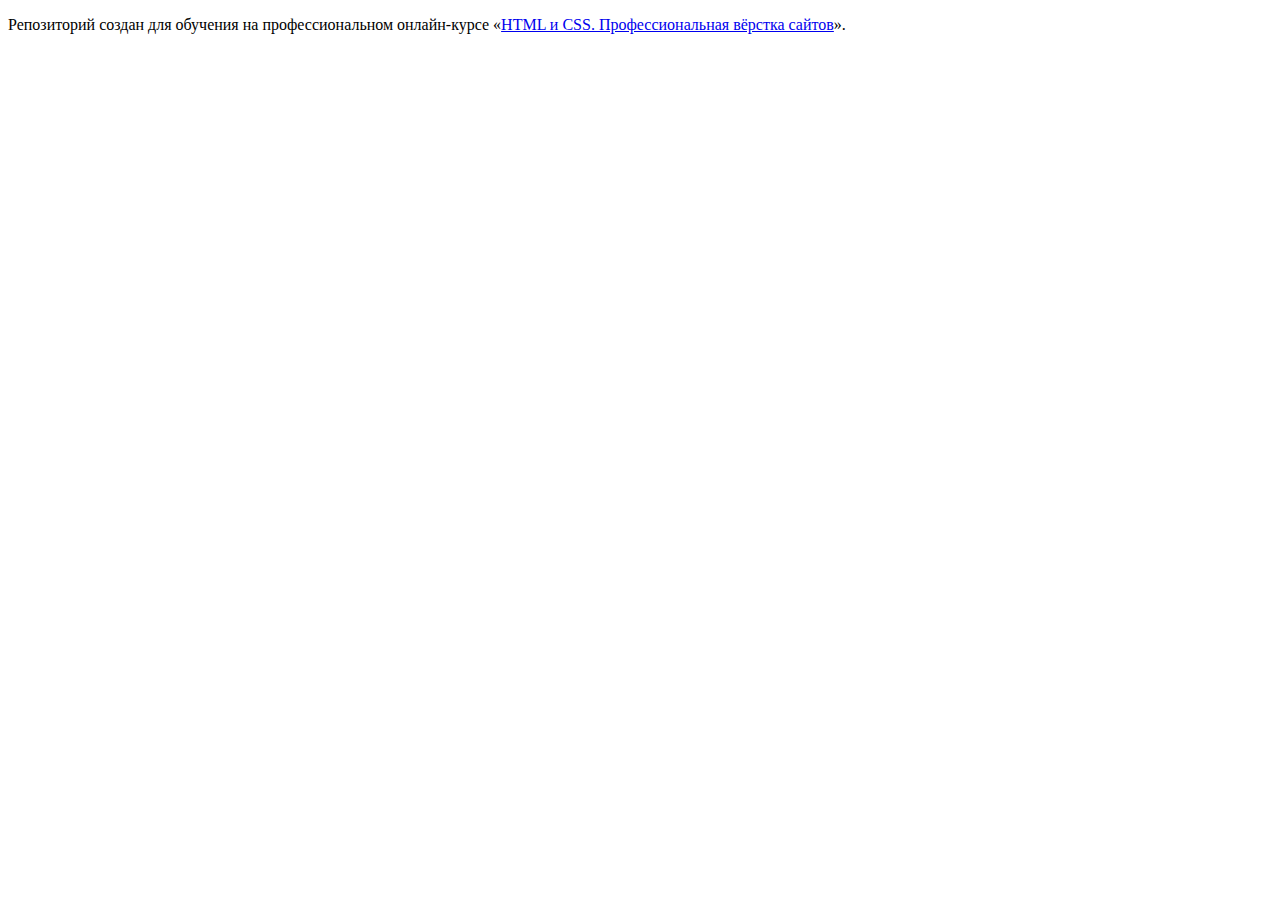
<file: 1/index.html>
<!DOCTYPE html>
<html lang="ru">
  <head>
    <meta charset="utf-8">
    <title>HTML Academy: Седона</title>
    <base href="https://htmlacademy-htmlcss.github.io/649089-sedona-35/1/">
</head>
  <body>

    <p>Репозиторий создан для обучения на профессиональном онлайн‑курсе «<a href="https://htmlacademy.ru/intensive/htmlcss">HTML и CSS. Профессиональная вёрстка сайтов</a>».</p>

  </body>
</html>
</file>
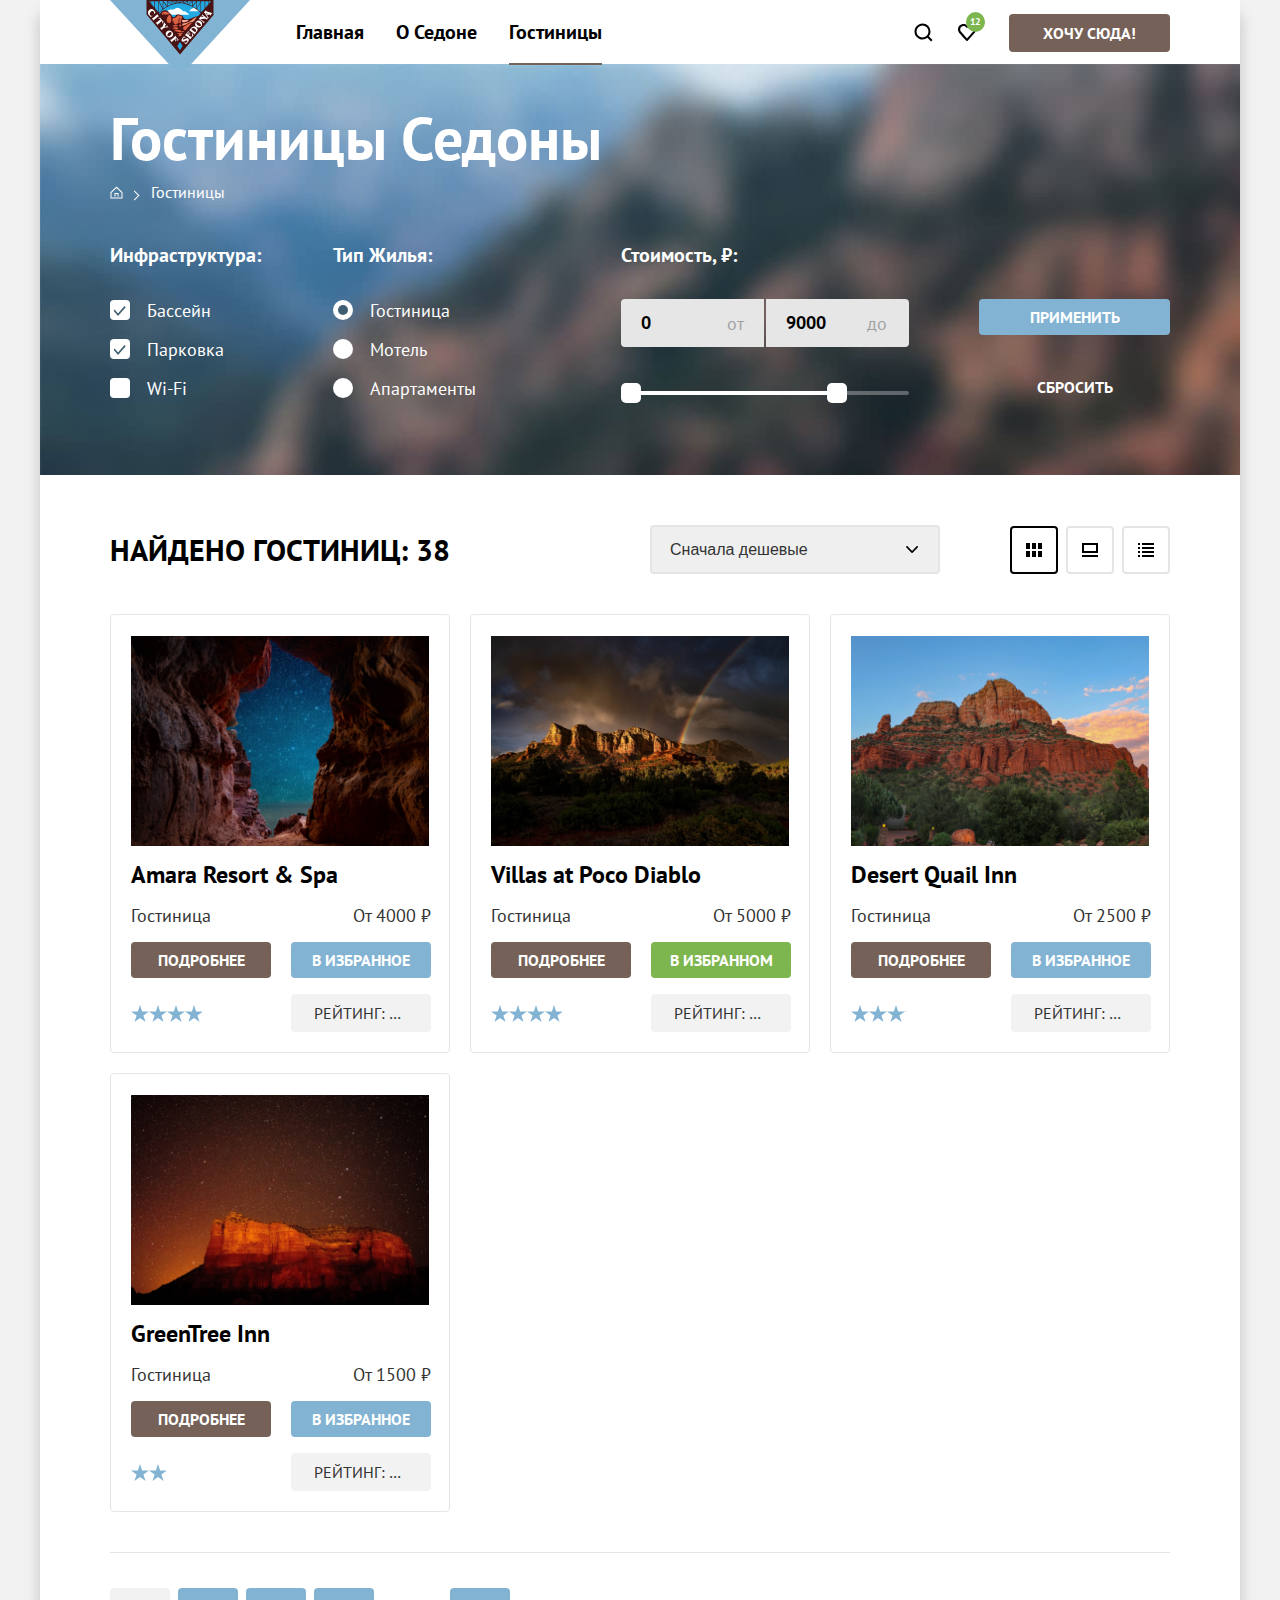
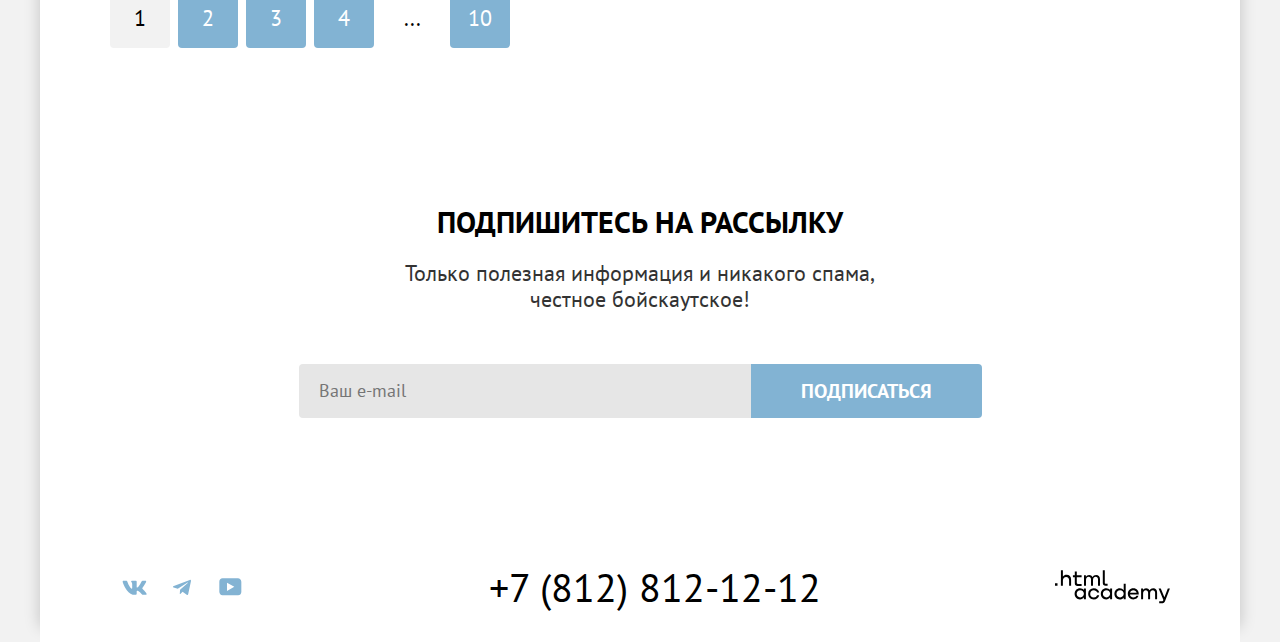
<file: catalog.html>
<!DOCTYPE html>
<html lang="ru">
  <head>
    <meta charset="UTF-8">
    <title>Sedona. Каталог</title>
    <link rel="icon" href="favicon.ico">
    <link rel="icon" type="image/png" href="images/favicon.png">
    <link rel="stylesheet" href="styles/styles.css">
  </head>
  <body>
    <header class="page-header">
      <nav class="navigation">
        <a href="index.html" class="navigation-logo">
          <svg class="header-logo" aria-hidden="true" focusable="false" role="img" aria-label="Логотип Седоны" width="140" height="70" viewBox="0 0 140 70" fill="none" xmlns="http://www.w3.org/2000/svg"><g clip-path="url(#a)"><path d="M140 0H0l60.36 65.7c5.28 5.8 14 5.8 19.28 0L140 0Z" fill="#81B3D3"/><path d="M37.23.5 69.8 38.4 102.26.7 37.23.5Z" fill="#23A9E1"/><path d="M61.99 14.7h17.55c-1.32-.8-4.47-4.6-6.1-3.2-.1.1-4.96-5.7-8.1-2.9-2.75 2.5-4.06-.3-7.1 1.6-3.66 2.4 2.02 3.7 3.75 4.5Zm27.08-3.5-9.94.1c3.96-4.5 5.68-4 9.94-.1Z" fill="#fff"/><path d="M99.01 3.6V1.2h2.13l-2.13 2.4ZM49.11 13c.1.1 2.43-2.4 6.18-4.9 3.45-2.3 8.72-4.9 14.6-4.9 5.9 0 11.27 2.7 14.72 5 3.75 2.4 6.09 4.8 6.19 4.9l-2.54 3c-4.56.6-7.81 3.9-12.27 3.2-2.24-.4-2.34-1.6-2.95-2.9-.5-1-1.32-.8-2.33-1.2-.91-.4-1.52-1.1-3.45-.7-1.62.4-1.83 2.9-3.96 2.8-1.11-.1-1.21-1.6-2.84-3.6-4.16-4.9-7.95-4.29-10.59.21L49.1 13ZM40.57 1.2v1.9l-1.62-1.9h1.62Zm54.68 0h3.25v3L95.26 8V1.2ZM91.1 12.6V1.2h3.55v7.4l-3.55 4Zm-.5-10.4v9.9a26.33 26.33 0 0 0-3.66-3l3.65-6.9Zm-4.17-.3v6.8c-.5-.3-.9-.7-1.52-1-.7-.4-1.42-.9-2.23-1.3l3.75-4.5Zm-4.46-.2V6c-1.01-.5-2.13-1-3.14-1.5l3.14-2.8Zm.61-.5h3.75l-3.75 4.6V1.2Zm4.36 0h3.65l-3.65 7.1V1.2Zm-8.93 0h3.96l-3.55 3.1c-.1 0-.2-.1-.3-.1l-.1-3Zm-.5.4V4c-1.02-.4-2.03-.7-3.15-.9l3.15-1.5Zm-4.26 0v1.3L71 2.6l2.24-1Zm-6.9 0 2.23 1c-.81 0-1.52.1-2.23.3V1.6Zm-4.16 0 3.14 1.5c-1.11.2-2.13.5-3.14.9V1.6Zm3.65 1.2L62.5 1.2h3.35v1.6Zm3.55-.4-2.84-1.3h2.84v1.3Zm.71-1.2h2.94L70.1 2.5V1.2Zm3.76 0h3.24l-3.24 1.6V1.2ZM61.28 4.3l-3.56-3.1h3.96v3l-.4.1Zm-3.66-2.6 3.15 2.7c-1.12.4-2.13.9-3.15 1.5V1.7Zm-4.36.2 3.65 4.5a22.9 22.9 0 0 0-3.65 2.4V1.9ZM49 2.2l3.65 7c-1.32 1-2.53 2-3.65 3.2V2.2Zm3.75 6L49.1 1.1h3.65v7.1Zm4.37-2.5-3.76-4.6h3.76v4.6ZM44.33 7.5 41.1 3.7V1.2h3.24v6.3Zm.61-6.3h3.55v11.2l-3.55-4.2v-7ZM36.52 0v14.6L70 54.5 103.48 15V0H36.52Z" fill="#491213"/><path d="M67.36 46 70 41.8l2.64 4.2L70 50.2 67.36 46Z" fill="#23A9E1"/><path d="M75.28 30.6c-3.45-2-2.64-3.5.2-4.9 1.52-.7 4.87-3.4 6.19-2.5l-6.4 7.4Zm-2.34 2.5c-2.03-.1-4.36-.4-6.39.1 1.22.3 4.26 1.2 1.42 1.9 1.02 1.4 2.64 1.3 3.65.1-.4-.2-.7-.5-1.01-.7 1.11-.3 2.13-.9 2.33-1.4Zm1.22-1.6c-.91-.8-1.93-.8-2.74 0-1.22-2.1-5.48-1.4-7.5-1.7 1.1 2.6 9.73 3.1 10.24 1.7Zm-6.9-2.2c-1.62-.5-6.9-.4-3.45-1.8 1.12-.4 6.8.1 3.45 1.8Zm2.03-3c-.5-1.1.4-2.4 1.72-1.4 1.22.8-.6 2-1.72 1.4Zm-2.94.1c-2.34.7-5.38-.8-1.63-1.5 2.34-.5 4.77.5 1.63 1.5.1 0-.1 0 0 0Zm-2.64-6.2c-.5 1.6-1.52 1.9-1.42 0 .1-2.3 1.62-1.7 3.25-2.6 1.31-.7 2.03-3.4 4.36-1.8 1.01.7 2.23.1 2.53 1.2 0-.1-2.94 6.7-1.31 6.7-3.25 0-1.83-3.8-.61-6.4-1.22.6-3.15 4.3-1.52 5-.82 1.1-3.45 2.6-4.77 1.5-1.12-1-.51-2.3-.51-3.6ZM59.65 23c-5.68 0-1.82-8.6.1-8.1 2.24.7 1.93 8.2-.1 8.1Zm-6.29-8.2c-2.64-.1-1.52-2.6.3-3.1 1.73-.5 5.28 1.1 6.5 2.2-1.83.6-4.16.5-6.19.6-.2-2-.7-1.3-.6.3Z" fill="#DC6243"/><path d="M72.84 25.8c-2.94-3 4.36-2.7 5.58-3.8.81.3 7.1-5.4 8.62-5-1.11 1.3-3.45 5.3-5.07 5.3-1.32 0-2.64-.2-3.65.7-1.52 1.4-3.96 2.1-5.48 2.8Z" fill="#F49774"/><path d="M73.75 22.2c-1.62.9-3.14-2.5-.3-2.2 1.83.2 3.75-.2 5.48.1a5.99 5.99 0 0 1-5.18 2.1Z" fill="#F4B1A4"/><path d="M51.84 20.9c.3.4.6.8.5 1.4 0 .4-.6 1-.2 1.2l1.53-1.8c-.4-.1-3.55-3.8-3.55-4.2l-2.13 1.1c.1.4.8 0 1.21 0 .51 0 .92.4 1.32.7-1.11.9-3.85 3.3-4.16 3.3-.1 0-.7-.4-.7 0 0 .2.6.7.7.8l1.42 1.7c.4-.2-.1-.5.1-.8.1-.2 3.25-2.7 3.96-3.4Zm-3.45-4.5c.3-.1.4.3.61 0l-1.62-1.9c-.2-.3-.51-.6-.51 0 .1.4-4.06 3.7-4.26 3.8-.3.1-.5-.3-.71.1l1.42 1.7c.2.2.3.4.5.6.2.2.1-.4.1-.4-.1-.3.31-.6.62-.8 1.01-1 3.55-3.1 3.85-3.1Zm-5.78-.6c-1.12.3-2.44-.1-2.74-1.3-.4-1.2.4-2.4 1.32-3.1.91-.7 2.33-.6 2.84.5.2.5.1 1.1-.1 1.6-.1.3-.4.6 0 .8.6-.7 1.11-1.4 1.72-2.1-.7-.4-1.01-1.1-1.52-1.7-.6-.7-1.32-1.4-2.33-1.5-1.93-.3-3.65 1.7-3.86 3.4-.1.9.2 1.8.81 2.6.51.6 1.22 1.1 1.63 1.8.2.1 1.82-.7 2.13-.8.2 0 .1-.1.1-.2-.5.2 0 0 0 0Zm25.87 23.6c-.71-.5-2.64-3-3.05-3.5l-.2-.3-.2.1c-.1.1.1.4 0 .6-.5.8-3.75 3.2-3.96 3.4-.4.2-.8-.1-1.01.2.5.6 1.82 2.3 2.03 2.3.3 0 .1-.5.1-.6.1-.2 1.72-1.6 2.33-2.1.2-.2.4.3.61.5.2.3.3.7.2 1-.1.2-.5.6-.2.8.4-.5 1.52-1.8 1.73-2 .2-.2-.41 0-.3-.1-.21.1-.52.2-.72 0-.1 0-.71-.7-.6-.8.3-.2.6-.6 1-.7.62-.1 1.02 1 1.12 1.4.1.4.1.8-.1 1.1-.1.3-.3.5 0 .6l1.42-1.9c0 .1-.1.1-.2 0-.1 0 .1.1 0 0Zm-9.34-8.9c-.7 0-1.42.3-2.02.8a3.52 3.52 0 0 0-.51 4.8c1.32 1.7 3.45 1.9 5.17.7a3.52 3.52 0 0 0 .51-4.8 4.1 4.1 0 0 0-3.14-1.5Zm1.22 1.4c.92-.1 1.52.8 1.12 1.8-.4 1-1.42 2-2.44 2.4-1.21.5-2.03-.5-1.52-1.7.4-1 1.42-2 2.44-2.4.1 0 .2-.1.4-.1Zm-2.84-4.6c.3 0 .61.4.81 0l-1.42-1.7c-.4.2 0 .4-.1.6-.2.3-1.72.5-2.13.6.1-.4.61-1.7.81-1.8.4-.3.61.3.81-.1l-1.82-2.1c-.2-.2-.4-.7-.61-.4 0 0 0 1-.1 1.1-.1.2-.61 2.4-1.22 2.9-.3.3-1.52 1.3-1.83 1.4-.3.1-.5-.4-.8 0l1.62 1.9c.1.1.4.6.5.6.3.1 0-.6.1-.7.1-.3 1.63-1.8 2.34-1.9.91-.2 2.03-.5 3.04-.4.2 0-.2 0 0 0ZM82.07 34c.1.4.2.9.1 1.3-.1.6-.6 1.9-1.42 1.5-.8-.4-1.42-1.1-2.13-1.7.51-.6 1.02-1.1 1.93-.8.2.1.4 0 .2-.2-.3-.2-2.03-1.3-2.13-1.2-.2.2.3.6.1 1-.1.3-.4.5-.6.8-.51-.4-1.22-.8-.71-1.5.4-.4.8-.8 1.42-.9.4-.1 1.21.3 1.31-.1-.7-.3-1.42-.7-2.13-1 .1.5-2.23 2.9-2.73 3.5-.1.1-.41.4-.41.5 0 .3.4.1.4.1.31-.1 4.47 3.3 4.57 3.6.1.2-.1.4 0 .5 0 0 .1.1.2.1.3-.3 2.95-3.9 3.55-4l-1.52-2.4c-.4.2-.1.7 0 .9Zm-4.06 4.4c-1.31-.9-3.65.8-4.05 1-.71.3-1.22-.4-.81-1 .3-.5.9-.8 1.52-.8.2 0 .91.1.91 0 .1-.1.1-.1 0-.2-.6-.4-1.12-.8-1.72-1.1-.1.7-.92 1.1-1.32 1.6-.51.6-1.02 1.3-1.02 2s.4 1.4 1.12 1.7c.7.4 1.52.1 2.23-.3.4-.3.81-.6 1.22-.8.6-.3 1.52 0 1.32.8-.2.7-.92 1.3-1.63 1.5-.4.1-.8.1-1.21-.1-.3-.1-.61-.5-.82-.1l2.34 1.6c.1-.5.3-.7.7-1 .51-.4.92-.9 1.33-1.4.8-.9 1.11-2.5-.1-3.4Zm17.86-28.1c0 .1 0 .1 0 0l-.91 1-.81 1c-.2.2-.3.3 0 .5.5-.3 3.55 4.8 3.34 5.5-.5.2-4.56-3.3-4.66-3.5 0-.1.2-.7-.1-.6-.1 0-.51.6-.61.7l-.61.7c.2.3.3 0 .6 0 .2.1 1.22.9 1.53 1.1-.51 0-1.73.1-1.93.1-.6.1-.3-.4-.71-.6L89.48 18l-.91 1v.1c.2.2.1.1.4 0 .3-.1 4.36 3.2 4.46 3.4.2.3-.1.6.3.8l1.23-1.4c.1-.1.1-.1 0-.1-.3-.2-.3.1-.71.1-.3-.1-2.95-2.2-3.86-3l5.38-.2c.2 0 .7.6.7.8-.1.2-.3.4 0 .5.31-.4.62-.7.92-1.1l.1-.2c.1 0 .1-.1.1-.2l.1-.1c.31-.3 1.22-1.3 1.12-1.4-.3-.3-.4.3-.81 0-.2-.2-.81-1.2-.91-1.4-.2-.3.4-.6.6-.7.51-.3 2.14-.8 2.34.2 0 .2-.2.4-.1.5 0 0 .1.2.2.1l2.13-2.6-.2-.2c-.5.5-5.58-1.5-5.89-1.8-.1-.2-.1-.8-.3-.8Zm-.2 2.6c.8.3 1.52.6 2.33 1l-.6.3c-.21.1-.41.3-.62.5l-1.11-1.8Zm-6.7 7.7a3.7 3.7 0 0 0-3.04 1.3c-1.22 1.5-1.12 3.7.4 4.9 1.53 1.2 3.76.9 4.97-.5 1.22-1.5 1.12-3.7-.4-4.9-.5-.4-1.22-.7-1.93-.8Zm-1.42 1.6c.6 0 1.32.4 1.73.7.8.5 2.23 1.7 1.52 2.7 0-.1.1-.1-.1.1-.82.8-2.24.1-2.95-.5-.7-.5-2.03-1.7-1.21-2.7.3-.2.6-.3 1.01-.3Zm-3.14 4.3a4 4 0 0 0-3.35 1.6c-.61.8-1.32 1.5-1.93 2.3.2.3.5-.1.81.1.3.2 4.16 3.3 4.16 3.5.1.3-.2.4.1.6.1.1 2.94-3.4 3.25-4 .4-1.1.1-2.4-.81-3.2.1.1.2.1 0 0-.81-.6-1.52-.9-2.23-.9Zm-1.12 1.6h.3c1.42.4 3.45 2.1 2.13 3.6l-.4.4c-.2.2-4.26-3-4.06-3.2.4-.5 1.32-.9 2.03-.8Z" fill="#fff"/></g><defs><clipPath id="a"><path fill="#fff" d="M0 0h140v70H0z"/></clipPath></defs></svg>
        </a>
        <ul class="navigation-list">
          <li class="navigation-item">
            <a href="index.html" class="navigation-link">Главная</a>
          </li>
          <li class="navigation-item">
            <a href="#" class="navigation-link">О Седоне</a>
          </li>
          <li class="navigation-item">
            <a href="#" class="navigation-link navigation-link-current">Гостиницы</a>
          </li>
        </ul>
        <ul class="navigation-list navigation-user">
          <li class="navigation-item">
            <a href="#" class="navigation-link">
              <svg class="navigation-icon" aria-hidden="true" focusable="false" width="19" height="19" viewBox="0 0 19 19" xmlns="http://www.w3.org/2000/svg"><path d="m18.5 17-3.7-3.67c1-1.3 1.7-2.98 1.7-4.87A8 8 0 0 0 8.5.5C4.1.5.5 4.18.5 8.56a8 8 0 0 0 12.9 6.26l3.7 3.68 1.4-1.5Zm-10-2.48a6 6 0 0 1-6-5.96 6 6 0 0 1 12 0 6 6 0 0 1-6 5.96Z"/></svg>
              <span class="visually-hidden">Поиск</span>
            </a>
          </li>
          <li class="navigation-item">
            <a href="#" class="navigation-link navigation-link-like">
              <svg class="navigation-icon" aria-hidden="true" focusable="false" width="18" height="17" viewBox="0 0 18 17" xmlns="http://www.w3.org/2000/svg"><path d="M8.9 17c-.3 0-.6-.1-.8-.4-5.4-6.1-6.7-7.5-7-7.9C.4 7.8 0 6.6 0 5.4 0 2.4 2.4 0 5.5 0 6.8 0 8 .5 9 1.3 10 .5 11.3 0 12.5 0c3 0 5.5 2.4 5.5 5.4 0 1.3-.5 2.5-1.3 3.4l-7 7.9c-.2.2-.4.3-.8.3Zm-6-9.5c.3.4 3.5 4 6.1 6.9l6.2-7c.5-.5.7-1.2.7-2 0-1.8-1.5-3.3-3.3-3.3-1 0-2 .5-2.7 1.3-.3.3-.6.4-.9.4-.3 0-.6-.2-.8-.4-.7-.8-1.7-1.3-2.7-1.3-1.8 0-3.3 1.5-3.3 3.3-.1.9.3 1.6.7 2.1-.1 0-.1 0 0 0Z"/></svg>
              <span class="visually-hidden">Избранное</span>
            </a>
          </li>
          <li class="navigation-item">
            <a href="#" class="button navigation-button">Хочу сюда!</a>
          </li>
        </ul>
      </nav>
    </header>

    <main class="main-container">
      <section class="hotel-search-form">
        <h1 class="inner-header-title">Гостиницы Седоны</h1>
        <ul class="breadcrumbs">
          <li class="breadcrumbs-item">
            <a href="index.html" class="breadcrumbs-link">
              <svg class="breadcrumbs-icon" aria-hidden="true" focusable="false" width="13" height="13" viewBox="0 0 13 13" xmlns="http://www.w3.org/2000/svg"><path d="m6.5.5-6 5.8v6.2h12V6.3L6.5.5Zm5 11h-10V6.7l5-4.8 5 4.8v4.8Z" fill="#fff"/><path d="M4.5 10.5h1V8h2v2.5h1V7h-4v3.5Z"/></svg>
              <span class="visually-hidden">Главная</span>
            </a>
          </li>
          <li class="breadcrumbs-item">
            <a href="#" class="breadcrumbs-link">Гостиницы</a>
          </li>
        </ul>

        <form class="catalog-filter" action="https://echo.htmlacademy.ru/" method="get">
          <h2 class="visually-hidden">Фильтрация гостиниц</h2>
          <fieldset class="catalog-filter-group">
            <legend class="catalog-filter-title">Инфраструктура:</legend>
            <ul class="catalog-filter-list">
              <li class="catalog-filter-item">
                <label class="control">
                  <input type="checkbox" class="visually-hidden control-input" name="infrastructure[]" value="pool" checked>
                  <span class="control-mark"></span>
                  <span class="control-label">Бассейн</span>
                </label>
              </li>
              <li class="catalog-filter-item">
                <label class="control">
                  <input type="checkbox" class="control-input visually-hidden" name="parking" checked>
                  <span class="control-mark"></span>
                  <span class="control-label">Парковка</span>
                </label>
              </li>
              <li class="catalog-filter-item">
                <label class="control">
                  <input type="checkbox" class="control-input visually-hidden" name="wi-fi">
                  <span class="control-mark"></span>
                  <span class="control-label">Wi-Fi</span>
                </label>
              </li>
            </ul>
          </fieldset>

          <fieldset class="catalog-filter-group">
            <legend class="catalog-filter-title">Тип Жилья:</legend>
            <ul class="catalog-filter-list">
              <li class="catalog-filter-item">
                <label class="control">
                  <input type="radio" class="control-input visually-hidden" name="house-type" value="hotel" checked>
                  <span class="control-mark"></span>
                  <span class="control-label">Гостиница</span>
                </label>
              </li>
              <li class="catalog-filter-item">
                <label class="control">
                  <input type="radio" class="control-input visually-hidden" name="house-type" value="motel">
                  <span class="control-mark"></span>
                  <span class="control-label">Мотель</span>
                </label>
              </li>
              <li class="catalog-filter-item">
                <label class="control">
                  <input type="radio" class="control-input visually-hidden" name="house-type" value="apartments">
                  <span class="control-mark"></span>
                  <span class="control-label">Апартаменты</span>
                </label>
              </li>
            </ul>
          </fieldset>

          <fieldset class="catalog-filter-group catalog-filter-group-price">
            <legend class="catalog-filter-title">Стоимость, ₽:</legend>
            <div class="range">
              <div class="range-wrapper-inputs">
                <div class="range-input-wrapper range-input-min-wrapper">
                  <label for="range-min" class="catalog-filter-label filter-label-range">
                    <span class="visually-hidden">Стоимость от:</span>
                  </label>
                  <input class="range-input range-input-min field" id="range-min" type="number" value="0" name="min-price">
                </div>
                <div class="range-input-wrapper range-input-max-wrapper">
                  <label for="range-max" class="catalog-filter-label filter-label-range">
                    <span class="visually-hidden">Стоимость до:</span>
                  </label>
                  <input class="range-input range-input-max field" id="range-max" type="number" value="9000" name="max-price">
                </div>
              </div>
              <div class="range-scale">
                <div class="range-bar">
                  <button class="range-toggle toggle-min" type="button">
                    <span class="visually-hidden">Изменить минимальную цену</span>
                  </button>
                  <button class="range-toggle toggle-max" type="button">
                    <span class="visually-hidden">Изменить максимальную цену</span>
                  </button>
                </div>
              </div>
            </div>
          </fieldset>

          <div class="catalog-filter-buttons">
            <button class="button apply-button" type="submit">Применить</button>
            <button class="button reset-button" type="reset">Сбросить</button>
          </div>
        </form>
      </section>

      <section class="sorting">
        <h2 class="visually-hidden">Сортировка гостиниц</h2>
        <div class="title sorting-title">Найдено гостиниц: <span class="search-result">38</span></div>
        <select class="select-control" aria-label="Сортировка">
          <option value="popular">Сначала популярные</option>
          <option value="cheap" selected>Сначала дешевые</option>
          <option value="expensive">Сначала дорогие</option>
        </select>
        <ul class="sorting-list">
          <li class="sorting-list-item">
            <a class="sorting-list-button sorting-list-current" href="#">
              <svg class="sorting-icon" aria-hidden="true" focusable="true" width="16" height="14" viewBox="0 0 16 14" fill="none" xmlns="http://www.w3.org/2000/svg"><path d="M4 0H0v6h4V0ZM16 0h-4v6h4V0ZM10 0H6v6h4V0ZM4 8H0v6h4V8ZM16 8h-4v6h4V8ZM10 8H6v6h4V8Z" fill="#000"/></svg>
              <span class="visually-hidden">Показать карточки</span>
            </a>
          </li>
          <li class="sorting-list-item">
            <a class="sorting-list-button" href="#">
              <svg class="sorting-icon" aria-hidden="true" focusable="true" width="16" height="14" viewBox="0 0 16 14" fill="none" xmlns="http://www.w3.org/2000/svg"><path d="M16 12H0v2h16v-2ZM14 2v6H2V2h12Zm2-2H0v10h16V0Z" fill="#000"/></svg>
              <span class="visually-hidden">Показать крупные карточки</span>
            </a>
          </li>
          <li class="sorting-list-item">
            <a class="sorting-list-button" href="#">
              <svg class="sorting-icon" aria-hidden="true" focusable="true" width="16" height="14" viewBox="0 0 16 14" fill="none" xmlns="http://www.w3.org/2000/svg"><path d="M2 0H0v2h2V0ZM16 0H4v2h12V0ZM2 4H0v2h2V4ZM16 4H4v2h12V4ZM2 8H0v2h2V8ZM16 8H4v2h12V8ZM2 12H0v2h2v-2ZM16 12H4v2h12v-2Z" fill="#000"/></svg>
              <span class="visually-hidden">Показать список</span>
            </a>
          </li>
        </ul>
      </section>

      <section class="catalog-hotels">
        <h2 class="visually-hidden">Список гостиниц с фильтрами</h2>
        <ul class="hotels-list">
          <li class="hotel-card">
            <a href="#" class="hotel-card-link">
              <img class="hotel-card-image" src="images/hotels/first_hotel.jpg" width="300" height="212" alt="Вид с гостиницы Amara Resort & Spa.">
              <h3 class="hotel-card-title">Amara Resort & Spa</h3>
            </a>
            <div class="hotel-card-description">
              <p class="hotel-card-type">Гостиница</p>
              <p class="hotel-card-price">От 4000 ₽</p>
              <a href="#" class="button button-details">Подробнее</a>
              <button class="button button-favourites" type="button">В избранное</button>
              <div class="hotel-card-rating">
                <div class="stars-wrapper">
                  <span class="visually-hidden">4 звезды</span>
                  <span class="hotel-stars hotel-stars-4"></span>
                </div>
                <p class="hotel-rating">Рейтинг: 8,5</p>
              </div>
            </div>
          </li>
          <li class="hotel-card">
            <a href="#" class="hotel-card-link">
              <img class="hotel-card-image" src="images/hotels/second_hotel.jpg" width="300" height="212" alt="Вид с гостиницы Villas at Poco Diablo.">
              <h3 class="hotel-card-title">Villas at Poco Diablo</h3>
            </a>
            <div class="hotel-card-description">
              <p class="hotel-card-type">Гостиница</p>
              <p class="hotel-card-price">От 5000 ₽</p>
              <a href="#" class="button button-details">Подробнее</a>
              <button class="button button-favourites button-in-favourites" type="button">В избранном</button>
              <div class="hotel-card-rating">
                <div class="stars-wrapper">
                  <span class="visually-hidden">4 звезды</span>
                  <span class="hotel-stars hotel-stars-4"></span>
                </div>
                <p class="hotel-rating">Рейтинг: 9,2</p>
              </div>
            </div>
          </li>
          <li class="hotel-card">
            <a href="#" class="hotel-card-link">
              <img class="hotel-card-image" src="images/hotels/third_hotel.jpg" width="300" height="212" alt="Вид с гостиницы Desert Quail Inn.">
              <h3 class="hotel-card-title">Desert Quail Inn</h3>
            </a>
            <div class="hotel-card-description">
              <p class="hotel-card-type">Гостиница</p>
              <p class="hotel-card-price">От 2500 ₽</p>
              <a href="#" class="button button-details">Подробнее</a>
              <button class="button button-favourites" type="button">В избранное</button>
              <div class="hotel-card-rating">
                <div class="stars-wrapper">
                  <span class="visually-hidden">3 звезды</span>
                  <span class="hotel-stars hotel-stars-3"></span>
                </div>
                <p class="hotel-rating">Рейтинг: 6,9</p>
              </div>
            </div>
          </li>
          <li class="hotel-card">
            <a href="#" class="hotel-card-link">
              <img class="hotel-card-image" src="images/hotels/fourth_hotel.jpg" width="300" height="212" alt="Вид с гостиницы GreenTree Inn.">
              <h3 class="hotel-card-title">GreenTree Inn</h3>
            </a>
            <div class="hotel-card-description">
              <p class="hotel-card-type">Гостиница</p>
              <p class="hotel-card-price">От 1500 ₽</p>
              <a href="#" class="button button-details">Подробнее</a>
              <button class="button button-favourites" type="button">В избранное</button>
              <div class="hotel-card-rating">
                <div class="stars-wrapper">
                  <span class="visually-hidden">2 звезды</span>
                  <span class="hotel-stars hotel-stars-2"></span>
                </div>
                <p class="hotel-rating">Рейтинг: 5,0</p>
              </div>
            </div>
          </li>
        </ul>

        <ul class="pagination">
          <li class="pagination-item">
            <a href="#" class="pagination-link pagination-current">1</a>
          </li>
          <li class="pagination-item">
            <a href="#" class="pagination-link">2</a>
          </li>
          <li class="pagination-item">
            <a href="#" class="pagination-link">3</a>
          </li>
          <li class="pagination-item">
            <a href="#" class="pagination-link">4</a>
          </li>
          <li class="pagination-item">
            <a class="pagination-link pagination-show-more">...</a>
          </li>
          <li class="pagination-item">
            <a href="#" class="pagination-link">10</a>
          </li>
        </ul>
      </section>

      <section class="newsletter">
        <h2 class="visually-hidden">Подписка на рассылку</h2>
        <div class="title newsletter-title">Подпишитесь на рассылку</div>
        <p class="newsletter-description">Только полезная информация и никакого спама,<br> честное бойскаутское!</p>
        <form class="newsletter-form" action="https://echo.htmlacademy.ru/" method="post">
          <label class="visually-hidden" for="newsletter-field">
            <span class="visually-hidden">Email:</span>
          </label>
          <input class="newsletter-field field" id="newsletter-field" type="email" name="newsletter-email"
                 placeholder="Ваш e-mail" required>
          <button class="button newsletter-button" type="submit">Подписаться</button>
        </form>
      </section>
    </main>

    <footer class="page-footer">
      <h2 class="visually-hidden">Контакты</h2>
      <ul class="footer-social-list">
        <li class="footer-social-item">
          <a class="footer-social-link footer-social-vk" href="https://vk.com/htmlacademy">
            <svg class="social-icon" aria-hidden="true" focusable="true" width="25" height="15" viewBox="0 0 25 15" xmlns="http://www.w3.org/2000/svg"><path fill-rule="evenodd" clip-rule="evenodd" d="M24.12 1.8c.16-.54 0-.94-.8-.94H20.7c-.67 0-.98.34-1.15.73 0 0-1.33 3.2-3.22 5.27-.61.6-.9.8-1.23.8-.16 0-.41-.2-.41-.75v-5.1c0-.66-.19-.95-.74-.95H9.82c-.42 0-.67.3-.67.59 0 .62.95.76 1.04 2.51v3.8c0 .83-.15.98-.48.98-.9 0-3.06-3.2-4.34-6.88-.25-.72-.5-1-1.18-1H1.57c-.75 0-.9.34-.9.73 0 .68.89 4.07 4.14 8.55 2.17 3.06 5.23 4.72 8 4.72 1.68 0 1.88-.37 1.88-1v-2.32c0-.74.16-.88.7-.88.38 0 1.05.19 2.6 1.66 1.79 1.75 2.08 2.54 3.08 2.54h2.63c.75 0 1.12-.37.9-1.1-.23-.72-1.08-1.77-2.2-3.02-.62-.71-1.54-1.48-1.82-1.86-.39-.5-.28-.71 0-1.15 0 0 3.2-4.42 3.54-5.93Z"/></svg>
            <span class="visually-hidden">ВКонтакте</span>
          </a>
        </li>
        <li class="footer-social-item">
          <a class="footer-social-link footer-social-tg" href="https://t.me/htmlacademy">
            <svg class="social-icon" aria-hidden="true" focusable="true" width="18" height="16" viewBox="0 0 18 16" xmlns="http://www.w3.org/2000/svg"><path d="M16.79.96.84 7.1c-1.09.44-1.08 1.05-.2 1.32l4.1 1.28 9.47-5.98c.44-.27.85-.13.52.17l-7.68 6.93-.28 4.22c.41 0 .6-.2.83-.41l1.99-1.94 4.13 3.06c.77.42 1.31.2 1.5-.71l2.72-12.8c.28-1.1-.43-1.61-1.16-1.28Z"/></svg>
            <span class="visually-hidden">Телеграм</span>
          </a>
        </li>
        <li class="footer-social-item">
          <a class="footer-social-link footer-social-yt" href="https://www.youtube.com/user/htmlacademyru">
            <svg class="social-icon" aria-hidden="true" focusable="true" width="23" height="18" viewBox="0 0 23 18" xmlns="http://www.w3.org/2000/svg"><path d="M18.94.36H3.51C1.65.36.33 1.95.33 3.76v10.09c0 1.91 1.32 3.5 3.18 3.5h15.65c1.64 0 3.17-1.59 3.17-3.4V3.76c-.22-1.8-1.53-3.4-3.39-3.4ZM7.99 12.89V4.82l7.34 4.04-7.34 4.03Z"/></svg>
            <span class="visually-hidden">Ютуб</span>
          </a>
        </li>
      </ul>
      <address class="footer-contacts-address">
        <a class="footer-contacts-address-phone" href="tel:+78128121212">+7 (812) 812-12-12</a>
      </address>
      <a class="copyright-link" href="https://htmlacademy.ru/">
        <svg class="copyright-icon" aria-hidden="true" focusable="true" width="115" height="34" viewBox="0 0 115 34" xmlns="http://www.w3.org/2000/svg"><path d="M0 13.26v2.6h2.5v-2.6H0ZM11.6 4.86c-1.6 0-2.8.7-3.6 1.7h-.1V.36h-2v15.5h2v-5.3c0-2.1 1.3-3.6 3.3-3.6 1.8 0 2.9 1.4 2.9 3.2v5.7h2v-6.1c.1-3-1.8-4.9-4.5-4.9ZM26.6 5.16h-4.8v-3.7h-2v3.8h-1.9v2h1.9v6c0 1.7 1 2.7 2.7 2.7h4.1v-2h-3.7c-.7 0-1.1-.4-1.1-1.1v-5.7h4.8v-2ZM41.1 4.96c-1.6 0-2.9.8-3.5 2.1h-.1c-.6-1.2-1.8-2.1-3.4-2.1-1.4 0-2.5.8-3.1 1.8h-.1v-1.6H29v10.6h2v-5.4c0-2 1-3.5 2.6-3.5 1.5 0 2.4 1 2.4 2.6v6.3h2v-5.6c0-2.4 1.4-3.3 2.6-3.3 1.5 0 2.4 1 2.4 2.6v6.3h2v-6.5c.1-2.5-1.4-4.3-3.9-4.3ZM47.8 13.06c0 1.7 1 2.7 2.8 2.7h2v-2h-1.7c-.7 0-1.1-.4-1.1-1.1V.36h-2v12.7ZM28.9 20.06c-.9-1.1-2.2-1.8-3.9-1.8-3.1 0-5.4 2.3-5.4 5.6s2.3 5.6 5.4 5.6c1.8 0 3-.8 3.8-1.9h.1v1.6h2v-10.6h-2v1.5Zm-3.6 7.4c-2.2 0-3.6-1.6-3.6-3.6s1.4-3.6 3.6-3.6 3.6 1.6 3.6 3.6c0 1.9-1.4 3.6-3.6 3.6ZM44.2 22.36c-.5-2.4-2.6-4.1-5.4-4.1a5.4 5.4 0 0 0-5.6 5.6c0 3.1 2.2 5.6 5.6 5.6 2.8 0 4.9-1.8 5.4-4.2h-2.1a3.4 3.4 0 0 1-3.3 2.3c-2.2 0-3.6-1.6-3.6-3.6s1.4-3.6 3.6-3.6c1.6 0 2.8 1 3.3 2.2h2.1v-.2ZM55.1 20.06c-.9-1.1-2.2-1.8-3.9-1.8-3.1 0-5.4 2.3-5.4 5.6s2.3 5.6 5.4 5.6c1.8 0 3-.8 3.8-1.9h.1v1.6h2v-10.6h-2v1.5Zm-3.6 7.4c-2.2 0-3.6-1.6-3.6-3.6s1.4-3.6 3.6-3.6 3.6 1.6 3.6 3.6c0 1.9-1.5 3.6-3.6 3.6ZM68.7 20.16c-.9-1.1-2.2-1.9-3.9-1.9-3.1 0-5.4 2.3-5.4 5.6s2.2 5.6 5.4 5.6c1.7 0 3-.8 3.8-1.8h.1v1.5h2v-15.4h-2v6.4Zm-3.6 7.3c-2.2 0-3.6-1.6-3.6-3.6s1.4-3.6 3.6-3.6 3.6 1.6 3.6 3.6c-.1 2-1.5 3.6-3.6 3.6ZM78.3 18.26c-3.3 0-5.5 2.5-5.5 5.6 0 3 2.1 5.6 5.5 5.6 2.5 0 4.5-1.3 5.2-3.6h-2.1c-.5 1-1.6 1.6-3 1.6-1.9 0-3.3-1.3-3.4-2.9h8.8c.2-3.6-2-6.3-5.5-6.3Zm0 1.9c1.7 0 3 1 3.3 2.6h-6.5c.3-1.5 1.5-2.6 3.2-2.6ZM98.2 18.26c-1.6 0-2.9.8-3.6 2h-.1c-.6-1.2-1.8-2-3.4-2-1.4 0-2.5.7-3.1 1.8v-1.5h-1.9v10.6h2v-5.4c0-2 1-3.4 2.6-3.5 1.5 0 2.4 1 2.4 2.6v6.3h2v-5.6c0-2.4 1.4-3.3 2.6-3.3 1.5 0 2.4 1 2.4 2.6v6.3h2v-6.5c.1-2.6-1.4-4.4-3.9-4.4ZM109.4 27.36l-3.6-8.9h-2.2l4.8 11.6c-.3.9-.7 1.2-1.7 1.2h-2.5v2h2.5c1.8 0 2.8-.8 3.5-2.6l4.7-12.2h-2.1l-3.4 8.9Z"/></svg>
      </a>
    </footer>
  </body>
</html>
</file>
<file: styles/styles.css>
@font-face {
  font-family: "PT Sans";
  font-style: normal;
  font-weight: 400;
  src: url("../fonts/ptsans-400.woff2") format("woff2");
  font-display: swap;
}

@font-face {
  font-family: "PT Sans";
  font-style: normal;
  font-weight: 700;
  src: url("../fonts/ptsans-700.woff2") format("woff2");
  font-display: swap;
}

html {
  height: 100%;
}

body {
  display: flex;
  flex-direction: column;
  min-height: 100%;
  width: 1200px;
  margin: 0 auto;
  box-shadow: -15px 0 15px -15px #00000033,
    15px 0 15px -15px #00000033;
  font-family: "PT Sans", "Arial", sans-serif;
  font-size: 22px;
  line-height: 26px;
  color: #333333;
  background-color: #f2f2f2;
}

.visually-hidden {
  position: absolute;
  width: 1px;
  height: 1px;
  margin: -1px;
  border: 0;
  padding: 0;
  white-space: nowrap;
  -webkit-clip-path: inset(100%);
  clip-path: inset(100%);
  clip: rect(0 0 0 0);
  overflow: hidden;
}

.button {
  display: inline-block;
  padding: 8px 50px;
  font-family: inherit;
  font-size: 20px;
  line-height: 36px;
  font-weight: 700;
  text-transform: uppercase;
  color: #ffffff;
  text-align: center;
  background-color: #82b3d3;
  text-decoration: none;
  border: none;
  cursor: pointer;
  border-radius: 4px;
  outline: none;
}

.button:focus,
.button:hover {
  background-color: #68a2ca;
}

.button:active {
  background-color: #82b3d3;
  color: rgba(255, 255, 255, 0.3);
}

.button:disabled {
  background: #e5e5e5;
  cursor: default;
}

.field {
  min-width: 143px;
  border-radius: 10px 0 0 10px;
  border: 3px transparent;
  font-family: inherit;
  font-size: 18px;
  font-weight: 400;
  line-height: 26px;
  text-align: left;
  padding-left: 22px;
  padding-right: 22px;
  box-sizing: border-box;
  background-color: #e6e6e6;
}

.field:hover {
  background-color: #e6e6e6;
}

.field:focus {
  outline: 3px solid #83b3d3;
}

.field:active {
  box-shadow: inset 0 0 0 2px #000000;
}

.title {
  font-size: 30px;
  font-weight: 700;
  line-height: 36px;
  color: #000000;
  text-transform: uppercase;
  text-overflow: ellipsis;
  overflow: hidden;
}

.main-container {
  flex-grow: 1;
}

.page-header {
  background-color: #ffffff;
}

.navigation {
  position: relative;
  display: flex;
  width: 1060px;
  min-height: 64px;
  margin: 0 auto;
}

.navigation-logo {
  position: absolute;
  top: 0;
  left: 0;
  margin-right: 30px;
}

.navigation-list {
  display: flex;
  flex-wrap: wrap;
  margin: 0 0 0 170px;
  padding: 0;
  width: 450px;
  list-style: none;
}

.navigation-link {
  position: relative;
  display: block;
  padding: 20px 16px;
  font-weight: 700;
  font-size: 20px;
  line-height: 24px;
  color: #000000;
  text-decoration: none;
  text-align: center;
}

.navigation-link-current {
  position: relative;
}

.navigation-link-current::after {
  content: "";
  position: absolute;
  bottom: -1px;
  right: 16px;
  width: calc(100% - 32px);
  border-bottom: 2px solid #756257;
}

.navigation-link:hover {
  color: #756157;
}

.navigation-link:hover .navigation-icon {
  fill: #756157;
}

.navigation-link:active {
  opacity: 0.3;
}

.navigation-user {
  justify-content: flex-end;
  align-items: center;
  max-width: 350px;
  margin-left: auto;
}

.navigation-user .navigation-link {
  min-width: 18px;
  min-height: 17px;
  padding: 20px 13px;
}

.navigation-icon {
  position: absolute;
  top: 0;
  right: 0;
  bottom: 0;
  left: 0;
  margin: auto;
  fill: #000000;
}

.navigation-link-like::after {
  position: absolute;
  content: "12";
  font-size: 10px;
  line-height: 10px;
  letter-spacing: -0.1em;
  color: #ffffff;
  background-color: #7db54f;
  padding: 5px 5px 5px 4px;
  border-radius: 50%;
  left: 21px;
  top: 8px;
}


.navigation-button {
  background-color: #756157;
  font-size: 16px;
  line-height: 20px;
  margin-top: 6px;
  margin-left: 20px;
  padding: 9px 34px;
  text-overflow: ellipsis;
  white-space: nowrap;
  overflow: hidden;
  width: 93px;
}

.navigation-button:focus,
.navigation-button:hover {
  background-color: #615048;
}

.navigation-button:active {
  background-color: #756157;
  color: rgba(255, 255, 255, 0.3);
}

.hero-block {
  background-color: #4f6a51;
  background-image: url("../images/hero-background.svg"), url("../images/index-background.jpg");
  background-position: center bottom, center;
  background-repeat: no-repeat, no-repeat;
  box-sizing: border-box;
  padding-top: 51px;
  padding-bottom: 82px;
}

.welcome {
  display: block;
  margin: 0 auto;
}

.main-header {
  text-align: center;
  background-color: #ffffff;
  padding-top: 69px;
  padding-bottom: 90px;
}

.header-title {
  padding-bottom: 25px;
  margin: 0 40px;
}

.inner-header-title {
  font-size: 60px;
  line-height: 78px;
  margin: 0 0 8px 0;
}

.header-description {
  margin: 0;
  margin-left: 70px;
  margin-right: 70px;
}

.advantages,
.advices {
  font-size: 18px;
  line-height: 21px;
  text-align: center;
}

.advantages {
  display: flex;
  flex-wrap: wrap;
}

.advantages-list,
.advices-list {
  display: flex;
  flex-wrap: wrap;
  flex-direction: row;
  margin: 0;
  padding: 0;
  list-style: none;
}

.advantages-item,
.advantages-main,
.advices-item {
  display: flex;
  flex-direction: column;
  padding: 0 85px;
  box-sizing: border-box;
  width: 400px;
  height: 384px;
}

.advantages-item {
  padding-top: 103px;
  padding-bottom: 121px;
}

.advices-item {
  padding-top: 182px;
  padding-bottom: 81px;
  background-repeat: no-repeat;
  background-position: 50% 80px;
}

.advices-item-food {
  background-image: url("../images/advices-icons/food.svg");
  background-size: 74px 70px;
}

.advices-item-house {
  background-image: url("../images/advices-icons/house.svg");
  background-size: 75px 72px;
}

.advices-item-souvenirs {
  background-image: url("../images/advices-icons/gift.svg");
  background-size: 64px 76px;
}

.advantages-image {
  vertical-align: middle;
  object-fit: cover;
}

.advantages-item,
.advices-item:nth-child(2n) {
  background-color: #f0f6fa;
}

.advantages-item:nth-child(2n),
.advices-item {
  background-color: #e6f0f6;
}

.advantages-main {
  padding-top: 92px;
  padding-bottom: 111px;
  background-color: #82b3d3;
  color: #ffffff;
}

.advantages-title,
.advices-title {
  margin: 0;
  font-size: 24px;
  line-height: 28px;
  font-weight: 700;
  text-transform: uppercase;
  color: #000000;
}

.advantages-title {
  position: relative;
  margin-bottom: 62px;
}

.advices-title {
  margin-bottom: 30px;
  text-overflow: ellipsis;
  overflow: hidden;
  white-space: nowrap;
}

.advantages-main-title {
  color: #ffffff;
  text-overflow: ellipsis;
  white-space: nowrap;
  overflow: hidden;
}

.advantages-title::after {
  position: absolute;
  content: "";
  border-bottom: 2px solid #000000;
  opacity: 0.3;
  width: 60px;
  bottom: -30px;
  right: calc(50% - 30px);
}

.advantages-main-title::after {
  border-color: #ffffff;
  opacity: 0.3;
}

.advantages-main-description {
  height: 63px;
}

.hotel-search-title {
  text-overflow: ellipsis;
  overflow: hidden;
  white-space: nowrap;
}

.advantages-description,
.advices-description {
  margin: 0;
  text-overflow: ellipsis;
  overflow: hidden;
}

.hotel-search {
  text-align: center;
  background-color: #ffffff;
  padding: 96px 70px;
}

.hotel-search-title {
  margin-bottom: 20px;
}

.hotel-search-description {
  margin-bottom: 46px;
  overflow: hidden;
  text-overflow: ellipsis;
  white-space: nowrap;
}

.hotel-search-button {
  background-color: #756157;
  width: 277px;
  text-overflow: ellipsis;
  overflow: hidden;
  white-space: nowrap;
  margin-top: 4px;

}

.hotel-search-button:focus,
.hotel-search-button:hover {
  background-color: #615048;
}

.hotel-search-button:active {
  background-color: #756157;
  color: rgba(255, 255, 255, 0.3);
}

.hotel-search-form {
  padding: 35px 70px 70px;
  background-color: #82b3d3;
  color: #ffffff;
  background-image: url("../images/catalog-background.jpg");
  background-size: cover;
  background-repeat: no-repeat;
}

.inner-header-title {
  font-size: 60px;
  line-height: 78px;
  margin: 0 0 8px 0;
}

.breadcrumbs {
  display: flex;
  flex-wrap: wrap;
  list-style: none;
  margin: 0 0 43px 0;
  padding: 0;
}

.breadcrumbs-link {
  color: #ffffff;
  text-decoration: none;
  font-size: 16px;
  line-height: 13px;
  min-width: 13px;
  min-height: 13px;
  margin: auto;
}

.breadcrumbs-link:hover {
  opacity: 0.6;
}

.breadcrumbs-link:active {
  opacity: 0.3;
}

.breadcrumbs-item {
  position: relative;
  display: flex;
  align-items: baseline;
}

.breadcrumbs-item:not(:first-child)::before {
  position: absolute;
  left: -20px;
  top: 7px;
  content: "";
  border-right: 1.5px solid #ffffff;
  border-bottom: 1.5px solid #ffffff;
  width: 6px;
  height: 6px;
  transform: rotate(-45deg);
}

.breadcrumbs-item:not(:last-child) {
  margin-right: 28px;
}

.breadcrumbs-item:first-child {
  position: relative;
  min-width: 13px;
  min-height: 15px;
}

.breadcrumbs-icon {
  position: absolute;
  top: 0;
  right: 0;
  bottom: 0;
  left: 0;
  margin: auto;
  fill: #ffffff;
}

/* Фильтрация */
.catalog-filter {
  display: flex;
}

.catalog-filter-title {
  font-size: 20px;
  line-height: 24px;
  font-weight: 700;
  margin-bottom: 29px;
  padding: 0;
  margin-top: 7px;
}

.catalog-filter-group {
  padding: 0;
  margin: 0;
  margin-right: 72px;
  border: none;
}

.catalog-filter-group-price {
  margin-right: 0;
  margin-left: auto;
}

.catalog-filter-list {
  padding: 0;
  margin: 0;
  list-style: none;
  max-width: 149.23px;
  text-overflow: ellipsis;
  overflow: hidden;
  white-space: nowrap;
}

.catalog-filter-item:not(:last-child) {
  margin-bottom: 13px;
}

.control {
  position: relative;
  padding-left: 33px;
  cursor: pointer;
  font-size: 18px;
  line-height: 23px;
}

.control-mark {
  position: absolute;
  width: 20px;
  height: 20px;
  background-color: #ffffff;
  border-radius: 4px;
  left: 0;
  top: 1px;
}

.control-input[type="radio"] + .control-mark {
  border-radius: 50%;
}

.control:focus-within .control-mark {
  outline: 3px solid #83b3d3;
}

.control:hover {
  opacity: 0.6;
}

.control:active {
  opacity: 0.3;
}

.control-input {
  position: relative;
}

.control-input[type="checkbox"]:checked + .control-mark::before {
  position: absolute;
  top: 6px;
  left: 4px;
  content: "";
  background-image: url("../images/tick.svg");
  background-repeat: no-repeat;
  background-position: center;
  width: 12px;
  height: 10px;
}

.control-label{
  text-overflow: ellipsis;
  overflow: hidden;
}

.control-input[type="radio"]:checked + .control-mark::before {
  position: absolute;
  content: "";
  width: 10px;
  height: 10px;
  border-radius: 50%;
  background-color: #3f5e72;
  left: 5px;
  top: 5px;
}

.range-wrapper-inputs {
  display: flex;
  margin-bottom: 44px;
  margin-top: 3px;
}

.range-input {
  box-sizing: border-box;
  width: 143px;
  font-family: inherit;
  font-size: 18px;
  line-height: 24px;
  font-weight: 700;
  padding: 12px 40px 12px 20px;
  border: none;
}

.range-input::-webkit-outer-spin-button,
.range-input::-webkit-inner-spin-button {
  -webkit-appearance: none;
  appearance: none;
  margin: 0;
}

.range-input-min {
  border-radius: 4px 0 0 4px;
  margin-right: 2px;
  width: 143px;
}

.range-input-max {
  border-radius: 0 4px 4px 0;
}

.filter-label-range {
  position: relative;
}

.range-input-wrapper {
  position: relative;
}

.range-input-wrapper::before {
  position: absolute;
  color: #000000;
  opacity: 0.3;
  font-size: 18px;
  right: 22px;
  top: 12px;
}

.range-input-min-wrapper::before {
  content: "от";
}

.range-input-max-wrapper::before {
  content: "до";
}

.range-scale {
  position: relative;
  height: 4px;
  border-radius: 2px;
  background-color: rgba(255, 255, 255, 0.3);
}

.range-bar {
  position: absolute;
  height: 4px;
  width: 226px;
  background-color: #ffffff;
}

.range-toggle {
  position: absolute;
  width: 20px;
  height: 20px;
  border: none;
  padding: 0;
  border-radius: 5px;
  background-color: #ffffff;
  cursor: pointer;
}

.toggle-min {
  top: -8px;
  left: 0;
}

.toggle-max {
  top: -8px;
  left: 206px;
}

.range-toggle:active {
  outline: 2px solid #83b3d3;
}

.range-toggle:focus {
  outline: 2px solid #83b3d3;
}

.catalog-filter-buttons {
  display: flex;
  flex-direction: column;
  justify-content: space-between;
  margin-left: 70px;
  padding-top: 56px;
}

.apply-button {
  font-size: 16px;
  line-height: 20px;
  padding: 8px 50px;
  width: 191px;
  text-overflow: ellipsis;
  overflow: hidden;
  white-space: nowrap;
}

.reset-button {
  font-size: 16px;
  line-height: 20px;
  background: none;
  padding: 8px 50px;
  width: 191px;
  text-overflow: ellipsis;
  overflow: hidden;
  white-space: nowrap;
  margin-top: 34px;
}

.reset-button:focus {
  border: 2px solid #83b3d3;
  background: none;
}

.reset-button:focus:not(:focus-visible) {
  border: none;
}

.reset-button:focus-visible {
  border: 2px solid #83b3d3;
}

.reset-button:hover {
  opacity: 0.2;
  background: none;
}

.reset-button:active {
  opacity: 0.3;
  background: none;
}

/* Сортировка */
.sorting {
  background-color: #ffffff;
  padding: 50px 70px 40px;
  display: flex;
  flex-wrap: wrap;
  justify-content: flex-end;
  align-items: center;
}

.sorting-title {
  margin-right: auto;
  max-width: 400px;
}

.select-control {
  color: #333333;
  font-size: 16px;
  line-height: 21px;
  margin-right: 70px;
  padding: 12px 50px 12px 18px;
  min-width: 290px;
  max-width: 400px;
  -webkit-appearance: none;
  appearance: none;
  background-image: url("../images/select-control.svg");
  background-repeat: no-repeat;
  background-position: right 20px center;
  border: 2px solid #e5e5e5;
  border-radius: 4px;
}

.select-control:hover,
.select-control:focus {
  border-color: #68a2ca;
  outline: none;
}

.select-control:active {
  border-color: #3f5e72;
}

.select-control:disabled {
  border-color: #000000;
  color: #000000;
  opacity: 0.3;
}

.sorting-list {
  display: flex;
  flex-wrap: wrap;
  max-width: 216px;
  list-style: none;
  margin: 0;
  padding: 0;
}

.sorting-list-item:not(:last-child) {
  margin-right: 8px;
}

.sorting-list-button {
  display: block;
  border: 2px solid #e5e5e5;
  border-radius: 4px;
  position: relative;
  padding: 15px 14px;
  min-width: 16px;
  min-height: 14px;
  cursor: pointer;
  outline: none;
}

.sorting-list-current {
  border-color: #000000;
}

.sorting-icon {
  position: absolute;
  margin: auto;
  top: 0;
  right: 0;
  bottom: 0;
  left: 0;
  fill: #000000;
}

.sorting-list-button:focus {
  border: 2px solid #68a2ca;
}

.sorting-list-button:hover,
.sorting-list-button:active {
  border: 2px solid #000000;
}

/* Список карточек отелей */
.catalog-hotels {
  box-sizing: border-box;
  padding: 0 70px;
  background-color: #ffffff;
}

.hotels-list {
  display: grid;
  grid-template-columns: repeat(3, 1fr);
  grid-gap: 20px;
  list-style: none;
  padding: 0 0 40px 0;
  margin: 0;
  border-bottom: 1px solid #e6e6e6;
}

.hotel-card {
  display: flex;
  flex-direction: column;
  text-align: center;
  font-size: 18px;
  line-height: 21px;
  width: 340px;
  padding: 20px;
  border: 1px solid #e6e6e6;
  border-radius: 4px;
  box-sizing: border-box;
}

.hotel-card-link {
  text-decoration: none;
  color: #000000;
}

.hotel-card-image {
  margin-bottom: 10px;
  object-fit: contain;
  max-width: 100%;
}

.hotel-card-title {
  font-size: 24px;
  line-height: 28px;
  font-weight: 700;
  text-align: start;
  margin: 0 0 16px 0;
}

.hotel-card-description {
  display: grid;
  grid-gap: 16px 20px;
  grid-template-columns: 1fr 1fr;
  grid-template-areas: "type price"
    "about like"
    "rating rating";
}

.hotel-card-description .button {
  padding: 8px 0;
  width: 140px;
}

.hotel-card-type {
  -ms-grid-row: 1;
  -ms-grid-column: 1;
  grid-area: type;
  justify-self: start;
  margin: 0;
}

.hotel-card-price {
  -ms-grid-row: 1;
  -ms-grid-column: 3;
  grid-area: price;
  justify-self: end;
  margin: 0;
}

.button-details {
  -ms-grid-row: 3;
  -ms-grid-column: 1;
  grid-area: about;
  font-size: 16px;
  line-height: 20px;
  background-color: #756157;
  text-overflow: ellipsis;
  overflow: hidden;
  white-space: nowrap;
}

.button-details:focus,
.button-details:hover {
  background-color: #615048;
}

.button-details:active {
  background-color: #756157;
  color: rgba(255, 255, 255, 0.3);
}

.button-favourites {
  -ms-grid-row: 3;
  -ms-grid-column: 3;
  grid-area: like;
  font-size: 16px;
  line-height: 20px;
  text-overflow: ellipsis;
  overflow: hidden;
  white-space: nowrap;
}

.button-in-favourites {
  background-color: #7db54f;
}

.button-in-favourites:focus,
.button-in-favourites:hover {
  background-color: #6c9e42;
}

.button-in-favourites:active {
  background-color: #7db54f;
  color: rgba(255, 255, 255, 0.3);
}

.hotel-card-rating {
  -ms-grid-row: 5;
  -ms-grid-column: 1;
  -ms-grid-column-span: 3;
  grid-area: rating;
  display: flex;
  justify-content: space-between;
  align-items: center;
}

.hotel-stars {
  background-image: url("../images/star.svg");
  height: 17px;
  background-repeat: repeat-x;
}

.stars-wrapper {
  display: flex;
  width: 140px;
}

.hotel-stars-1 {
  width: 18px;
}

.hotel-stars-2 {
  width: 35px;
}

.hotel-stars-3 {
  width: 55px;
}

.hotel-stars-4 {
  width: 71px;
}

.hotel-stars-5 {
  width: 114px;
}

.hotel-rating {
  box-sizing: border-box;
  width: 140px;
  font-size: 16px;
  line-height: 21px;
  text-transform: uppercase;
  padding: 9px 22px 8px 23px;
  background-color: #f2f2f2;
  border-radius: 4px;
  margin: 0;
  text-overflow: ellipsis;
  overflow: hidden;
  white-space: nowrap;
}

/* Пагинация каталога */
.pagination {
  display: flex;
  flex-wrap: wrap;
  margin: 0;
  padding: 35px 0 60px;
  list-style: none;
}

.pagination-item:not(:last-child) {
  margin-right: 8px;
}

.pagination-link {
  box-sizing: border-box;
  display: block;
  min-width: 60px;
  min-height: 60px;
  text-align: center;
  line-height: 60px;
  text-decoration: none;
  color: #ffffff;
  background-color: #82b3d3;
  border-radius: 4px;
  outline: none;
}

.pagination-link:not(.pagination-current, .pagination-show-more):focus,
.pagination-link:not(.pagination-current, .pagination-show-more):hover {
  background-color: #68a2ca;
}

.pagination-link:not(.pagination-current, .pagination-show-more):active {
  background-color: #82b3d3;
  color: rgba(255, 255, 255, 0.3);
}

.pagination-show-more {
  background: none;
  color: #000000;
}

.pagination-current {
  background-color: #f2f2f2;
  color: #000000;
}

/* Форма с подпиской на рассылку */
.newsletter {
  background-color: #ffffff;
  text-align: center;
  padding: 96px 70px 104px;
}

.newsletter-title {
  margin-bottom: 20px;
}

.newsletter-description {
  margin: 2 0 54px 0;
}

.newsletter-index-title {
  color: #ffffff;
}

.newsletter-index {
  background-color: #82b3d3;
  background-image: url(../images/footer-background.jpg);
  background-size: cover;
  background-repeat: no-repeat;
  color: #ffffff;
}

.newsletter-form {
  display: flex;
  justify-content: center;
}

.newsletter-description {
  margin: 0 0 52px 0;
}

.newsletter-field {
  width: 452px;
  padding-top: 14px;
  padding-bottom: 14px;
  padding-left: 20px;
  border-radius: 4px 0 0 4px;
  min-width: 143px;
  border: 3px transparent;
  font-family: inherit;
  font-size: 18px;
  font-weight: 400;
  line-height: 26px;
  text-align: left;
  padding-right: 22px;
  box-sizing: border-box;
  background-color: #e6e6e6;
}

.newsletter-button {
  border-radius: 0 4px 4px 0;
  text-overflow: ellipsis;
  overflow: hidden;
  white-space: nowrap;

}

/* Подвал */
.page-footer {
  display: flex;
  justify-content: space-between;
  background-color: #ffffff;
  padding: 45px 70px 35px;
}

.footer-social-list {
  margin: 0;
  padding: 0;
  list-style: none;
  display: flex;
  flex-wrap: wrap;
  max-width: 200px;
}

.footer-social-item {
  height: 40px;
  width: 48px;
}

.footer-social-link {
  position: relative;
  display: block;
  min-width: 18px;
  min-height: 14px;
  padding: 13px 12px;
  outline: none;
}

.social-icon {
  position: absolute;
  top: 0;
  right: 0;
  bottom: 0;
  left: 0;
  margin: auto;
  fill: #83b3d3;
}

.footer-social-link:focus .social-icon,
.footer-social-link:hover .social-icon {
  fill: #68a2ca;
}

.footer-social-link:active .social-icon {
  opacity: 0.3;
}

.footer-contacts-address-phone {
  justify-content: center;
  color: #000000;
  font-size: 40px;
  line-height: 40px;
  font-style: normal;
  text-decoration: none;
}

.footer-contacts-address-phone:focus,
.footer-contacts-address-phone:hover {
  outline: none;
  color: #756157;
}

.footer-contacts-address-phone:active {
  color: #756157;
  opacity: 0.3;
}

.copyright-link {
  position: relative;
  align-self: center;
  width: 115px;
  height: 33px;
}

.copyright-icon {
  position: absolute;
  top: 0;
  right: 0;
  bottom: 0;
  left: 0;
  margin: auto;
  fill: #000000;
}

.copyright-link:focus {
  outline: none;
}

.copyright-link:focus .copyright-icon,
.copyright-link:hover .copyright-icon {
  fill: #756157;
}

.copyright-link:active .copyright-icon {
  fill: #756157;
  opacity: 0.3;
}

/* Модальное окно */
.modal-container {
  position: fixed;
  background: rgba(242, 242, 242, 0.8);
  top: 0;
  left: 0;
  display: flex;
  width: 100%;
  height: 100%;
  z-index: 3;
}

.modal-container-close {
  display: none;
}

.modal {
  position: relative;
  box-sizing: border-box;
  margin: auto;
  padding: 64px 70px;
  background-color: #ffffff;
  border-radius: 30px;
  width: 717px;
}

.modal-close-button {
  position: absolute;
  right: 52px;
  top: 64px;
  width: 52px;
  height: 52px;
  border: none;
  border-radius: 50%;
  cursor: pointer;
}

.close-icon {
  position: absolute;
  top: 19px;
  left: 19px;
}

.modal-close-button:hover {
  background-color: #e6e6e6;
}

.modal-close-button:focus {
  outline: 3px solid #83b3d3;
}

.modal-close-button:active .close-icon {
  opacity: 0.3;
}

.modal-title {
  margin-bottom: 64px;
  margin-top: 0;
}

.modal-form {
  display: grid;
  grid-template-columns: 120px auto;
  grid-row-gap: 48px;
  grid-column-gap: 17px;
  align-items: center;
}

.modal-search-label {
  font-size: 20px;
  font-weight: 700;
  line-height: 24px;
  color: #000000;
}

.modal-search-field {
  border-radius: 4px;
}

.modal-search-field[type="text"] {
  padding: 12px 60px 12px 20px;
  width: 100%;
}

.input-date-wrapper {
  position: relative;
}

.input-date-wrapper::before {
  position: absolute;
  content: "";
  height: 15px;
  width: 16px;
  right: 22px;
  top: 16px;
  background-image: url("../images/date-icon.svg");
  background-repeat: no-repeat;
  opacity: 0.3;
}

.message {
  position: absolute;
  left: 20px;
  bottom: -25px;
  font-size: 16px;
  line-height: 21px;
  margin: 0;
}

.error-message {
  color: #ff5757;
}

.number-of-people {
  grid-column: span 2;
  display: flex;
  justify-content: space-between;
}

.number-of-people-adults,
.number-of-people-children {
  display: flex;
  align-items: center;
}

.number-of-people-adults .modal-search-label {
  margin-right: 46px;
}

.number-of-people-children .modal-search-label {
  margin-right: 82px;
}

.number-of-people-field {
  text-align: center;
  padding: 14px 40px;
  width: 110px;
  line-height: 20px;
  border-radius: 4px;
}

.number-of-people-field::-webkit-outer-spin-button,
.number-of-people-field::-webkit-inner-spin-button {
  -webkit-appearance: none;
  appearance: none;
  margin: 0;
}

.input-people-wrapper {
  position: relative;
}

.number-button {
  position: absolute;
  display: block;
  border: none;
  min-width: 20px;
  min-height: 20px;
  padding: 0;
  border-radius: 4px;
  cursor: pointer;
  background: transparent;
}

.number-button-icon {
  display: flex;
  text-align: center;
  margin: auto;
  opacity: 0.3;
}

.number-button:hover .number-button-icon,
.number-button:focus .number-button-icon {
  opacity: 1;
}

.number-button:focus {
  outline: 3px solid #82b3d3;
}

.number-button:active .number-button-icon {
  opacity: 0.3;
}

.button-minus {
  top: 14px;
  left: 10px;
}

.button-plus {
  top: 14px;
  right: 10px;
}

.modal-search-button {
  grid-column: span 2;
  min-height: 60px;
  border-radius: 10px;
}

/* Тултип */
.tooltip-wrapper {
  position: relative;
}

.tooltip {
  position: absolute;
  top: 0;
  left: 59px;
  z-index: 2;
}

.tooltip-toggle {
  font-size: 16px;
  width: 26px;
  height: 26px;
  border: none;
  border-radius: 50%;
  background-color: #83b3d3;
  color: #ffffff;
  cursor: pointer;
}

.tooltip-text {
  position: absolute;
  left: 50%;
  transform: translateX(-50%);
  top: calc(100% + 15px);
  background-color: #333333;
  font-size: 16px;
  font-weight: 400;
  line-height: 20px;
  color: #ffffff;
  border-radius: 10px;
  padding: 15px 18px 18px 22px;
  width: 216px;
  display: none;
}

.tooltip-text::after {
  position: absolute;
  bottom: 100%;
  left: 50%;
  transform: translateX(-50%);
  content: "";
  border: 9px solid transparent;
  border-bottom: 9px solid #333333;
}

.tooltip-toggle:hover + .tooltip-text,
.tooltip-toggle:focus + .tooltip-text {
  display: block;
}

.range-input::-webkit-inner-spin-button {
  display: none;
  -webkit-appearance: none;
  -moz-appearance: textfield;
  margin: 0;
}
</file>
